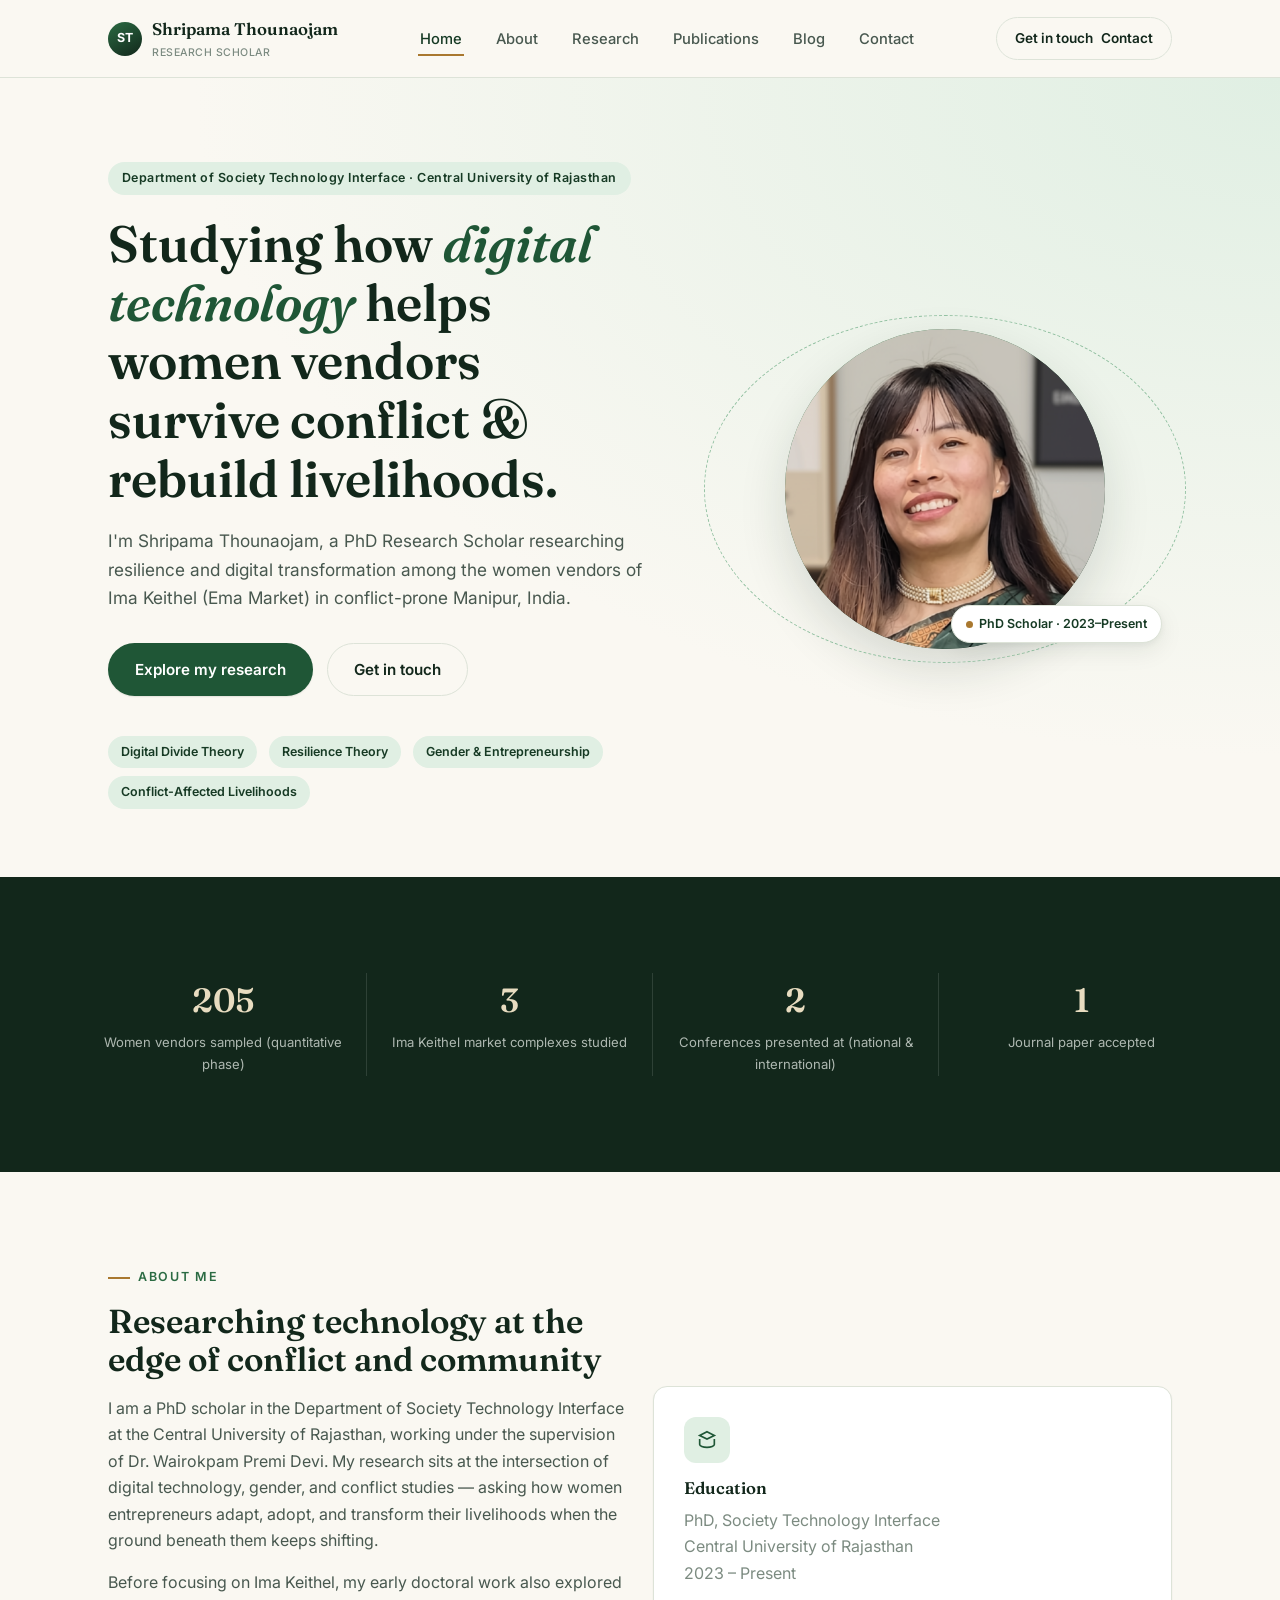
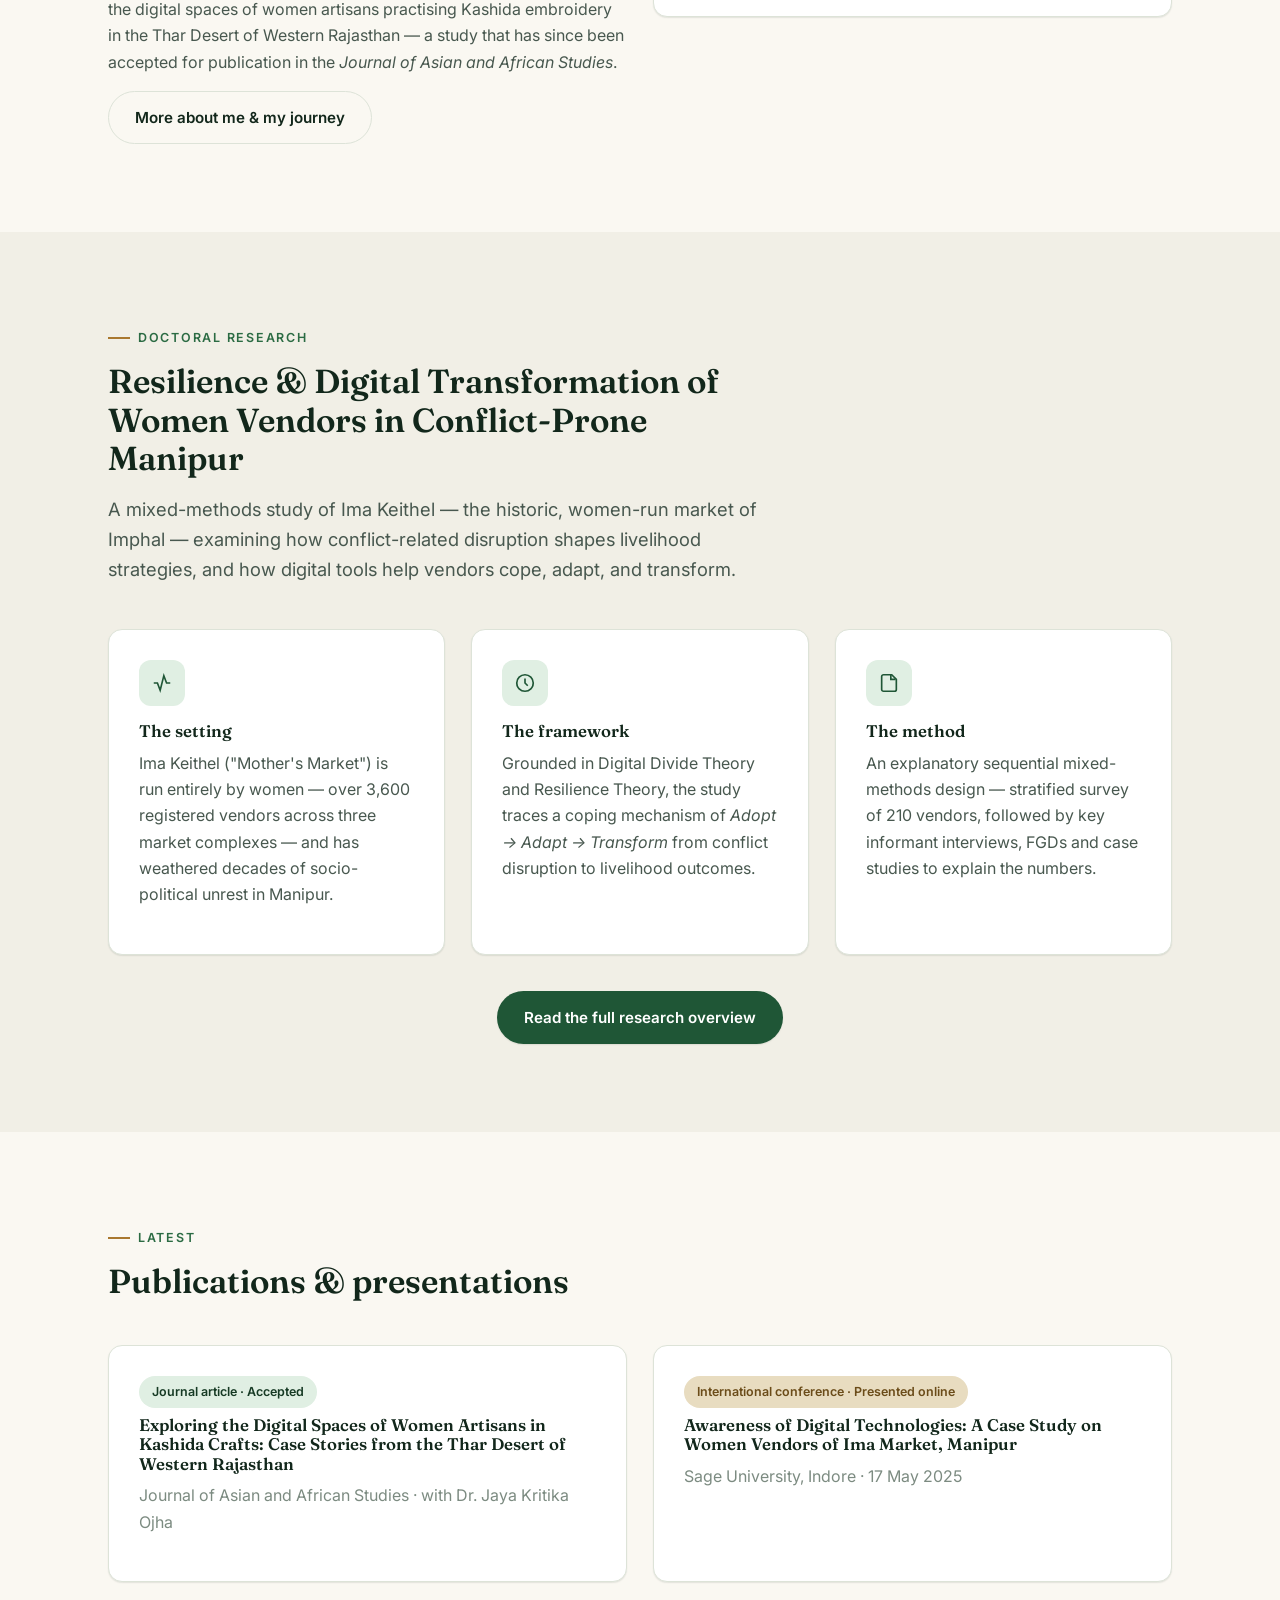
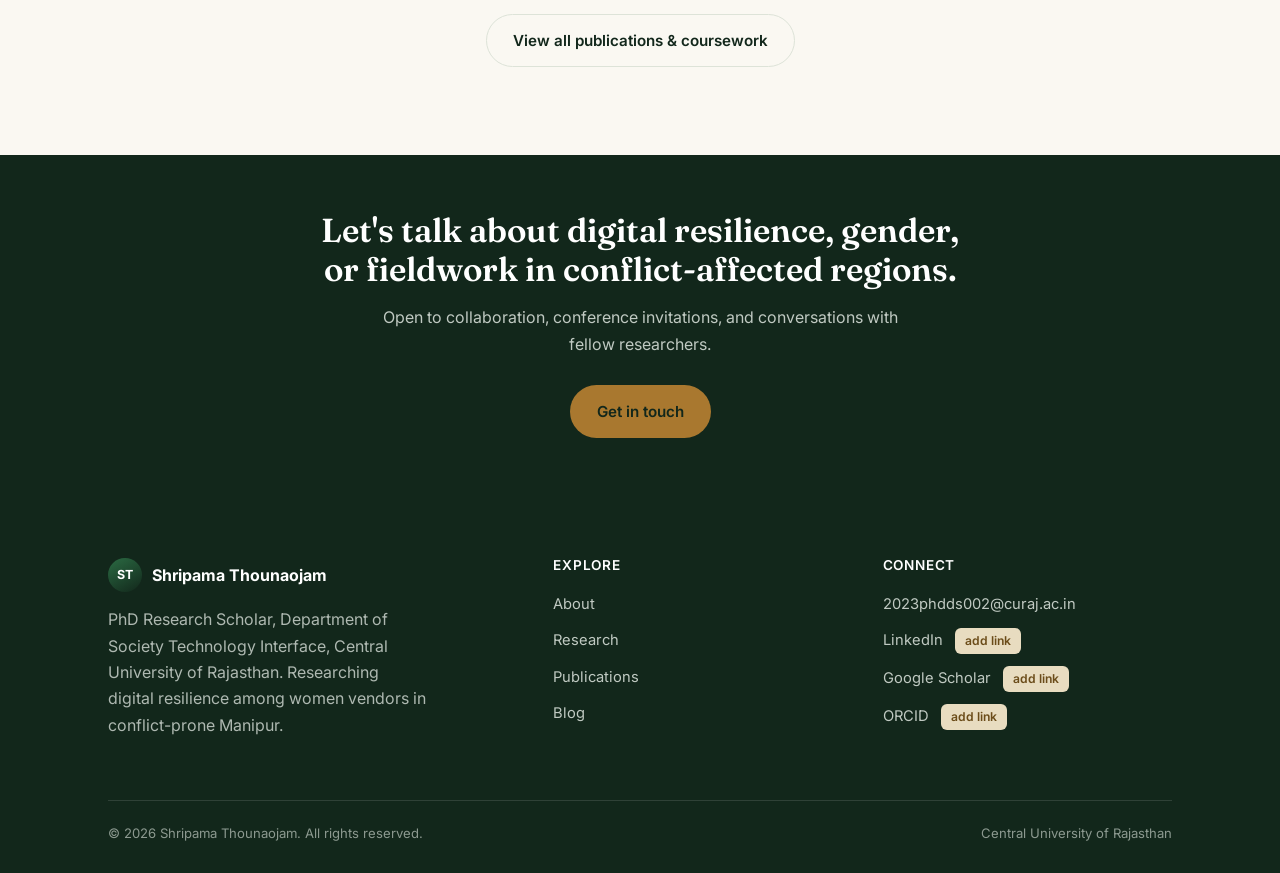
<file: index.html>
<!DOCTYPE html>
<html lang="en">
<head>
<meta charset="UTF-8">
<meta name="viewport" content="width=device-width, initial-scale=1.0">
<title>Shripama Thounaojam — PhD Research Scholar</title>
<meta name="description" content="Shripama Thounaojam is a PhD Research Scholar at the Central University of Rajasthan studying digital technology adoption, resilience, and women's livelihoods in conflict-prone Manipur.">
<link rel="icon" type="image/svg+xml" href="assets/img/favicon.svg">
<link rel="preconnect" href="https://fonts.googleapis.com">
<link rel="preconnect" href="https://fonts.gstatic.com" crossorigin>
<link href="https://fonts.googleapis.com/css2?family=Fraunces:opsz,wght@9..144,500;9..144,600;9..144,700&family=Inter:wght@400;500;600;700&display=swap" rel="stylesheet">
<link rel="stylesheet" href="css/style.css">
</head>
<body data-page="home">

<header class="site-header">
  <nav class="nav">
    <a href="index.html" class="brand">
      <span class="brand-mark">ST</span>
      <span>Shripama Thounaojam<small>Research Scholar</small></span>
    </a>
    <ul class="nav-links">
      <li><a href="index.html" data-nav="home">Home</a></li>
      <li><a href="about.html" data-nav="about">About</a></li>
      <li><a href="research.html" data-nav="research">Research</a></li>
      <li><a href="publications.html" data-nav="publications">Publications</a></li>
      <li><a href="blog.html" data-nav="blog">Blog</a></li>
      <li><a href="contact.html" data-nav="contact">Contact</a></li>
    </ul>
    <div class="nav-cta">
      <a href="contact.html" class="btn btn-ghost btn-sm"><span class="long">Get in touch</span><span>Contact</span></a>
      <button class="nav-toggle" aria-label="Toggle menu" aria-expanded="false"><span></span></button>
    </div>
  </nav>
</header>

<main>

  <!-- HERO -->
  <section class="hero">
    <div class="container hero-grid">
      <div class="reveal is-visible">
        <div class="hero-eyebrow">Department of Society Technology Interface · Central University of Rajasthan</div>
        <h1>Studying how <em>digital technology</em> helps women vendors survive conflict &amp; rebuild livelihoods.</h1>
        <p class="hero-sub">I'm Shripama Thounaojam, a PhD Research Scholar researching resilience and digital transformation among the women vendors of Ima Keithel (Ema Market) in conflict-prone Manipur, India.</p>
        <div class="hero-actions">
          <a href="research.html" class="btn btn-primary">Explore my research</a>
          <a href="contact.html" class="btn btn-ghost">Get in touch</a>
        </div>
        <div>
          <span class="tag">Digital Divide Theory</span>
          <span class="tag">Resilience Theory</span>
          <span class="tag">Gender &amp; Entrepreneurship</span>
          <span class="tag">Conflict-Affected Livelihoods</span>
        </div>
      </div>
      <div class="hero-portrait reveal is-visible">
        <div class="portrait-frame">
          <img src="assets/img/profile.png" alt="Shripama Thounaojam">
        </div>
        <div class="portrait-ring"></div>
        <div class="portrait-badge"><span class="dot"></span> PhD Scholar · 2023–Present</div>
      </div>
    </div>
  </section>

  <!-- STAT STRIP -->
  <section class="stat-strip tight">
    <div class="container stat-grid">
      <div class="stat-item">
        <div class="stat-num"><span data-count-to="210">0</span></div>
        <div class="stat-label">Women vendors sampled (quantitative phase)</div>
      </div>
      <div class="stat-item">
        <div class="stat-num"><span data-count-to="3">0</span></div>
        <div class="stat-label">Ima Keithel market complexes studied</div>
      </div>
      <div class="stat-item">
        <div class="stat-num"><span data-count-to="2">0</span></div>
        <div class="stat-label">Conferences presented at (national &amp; international)</div>
      </div>
      <div class="stat-item">
        <div class="stat-num"><span data-count-to="1">0</span></div>
        <div class="stat-label">Journal paper accepted</div>
      </div>
    </div>
  </section>

  <!-- ABOUT PREVIEW -->
  <section>
    <div class="container grid-2" style="align-items:center;">
      <div class="reveal">
        <div class="kicker">About me</div>
        <h2>Researching technology at the edge of conflict and community</h2>
        <p>I am a PhD scholar in the Department of Society Technology Interface at the Central University of Rajasthan, working under the supervision of Dr. Wairokpam Premi Devi. My research sits at the intersection of digital technology, gender, and conflict studies — asking how women entrepreneurs adapt, adopt, and transform their livelihoods when the ground beneath them keeps shifting.</p>
        <p>Before focusing on Ima Keithel, my early doctoral work also explored the digital spaces of women artisans practising Kashida embroidery in the Thar Desert of Western Rajasthan — a study that has since been accepted for publication in the <em>Journal of Asian and African Studies</em>.</p>
        <a href="about.html" class="btn btn-ghost">More about me &amp; my journey</a>
      </div>
      <div class="reveal">
        <div class="card">
          <div class="icon-chip">
            <svg viewBox="0 0 24 24" fill="none" stroke="currentColor" stroke-width="1.8"><path d="M12 3l8 4-8 4-8-4 8-4z"/><path d="M4 11v6c0 1.5 3.5 3 8 3s8-1.5 8-3v-6"/></svg>
          </div>
          <h4>Education</h4>
          <p class="muted" style="margin-bottom:0;">PhD, Society Technology Interface<br>Central University of Rajasthan<br>2023 – Present</p>
        </div>
      </div>
    </div>
  </section>

  <!-- RESEARCH SPOTLIGHT -->
  <section class="section-alt">
    <div class="container">
      <div class="section-head reveal">
        <div class="kicker">Doctoral research</div>
        <h2>Resilience &amp; Digital Transformation of Women Vendors in Conflict-Prone Manipur</h2>
        <p class="lede">A mixed-methods study of Ima Keithel — the historic, women-run market of Imphal — examining how conflict-related disruption shapes livelihood strategies, and how digital tools help vendors cope, adapt, and transform.</p>
      </div>
      <div class="grid-3">
        <div class="card reveal">
          <div class="icon-chip">
            <svg viewBox="0 0 24 24" fill="none" stroke="currentColor" stroke-width="1.8"><path d="M3 12h4l3 8 4-16 3 8h4"/></svg>
          </div>
          <h4>The setting</h4>
          <p>Ima Keithel ("Mother's Market") is run entirely by women — over 3,600 registered vendors across three market complexes — and has weathered decades of socio-political unrest in Manipur.</p>
        </div>
        <div class="card reveal">
          <div class="icon-chip">
            <svg viewBox="0 0 24 24" fill="none" stroke="currentColor" stroke-width="1.8"><circle cx="12" cy="12" r="9"/><path d="M12 7v5l3 3"/></svg>
          </div>
          <h4>The framework</h4>
          <p>Grounded in Digital Divide Theory and Resilience Theory, the study traces a coping mechanism of <em>Adopt → Adapt → Transform</em> from conflict disruption to livelihood outcomes.</p>
        </div>
        <div class="card reveal">
          <div class="icon-chip">
            <svg viewBox="0 0 24 24" fill="none" stroke="currentColor" stroke-width="1.8"><path d="M4 19V5a2 2 0 012-2h9l5 5v11a2 2 0 01-2 2H6a2 2 0 01-2-2z"/><path d="M14 3v5h5"/></svg>
          </div>
          <h4>The method</h4>
          <p>An explanatory sequential mixed-methods design — stratified survey of 210 vendors, followed by key informant interviews, FGDs and case studies to explain the numbers.</p>
        </div>
      </div>
      <div class="center" style="margin-top:36px;">
        <a href="research.html" class="btn btn-primary">Read the full research overview</a>
      </div>
    </div>
  </section>

  <!-- LATEST / PUBLICATIONS PREVIEW -->
  <section>
    <div class="container">
      <div class="section-head reveal">
        <div class="kicker">Latest</div>
        <h2>Publications &amp; presentations</h2>
      </div>
      <div class="grid-2">
        <div class="card reveal">
          <span class="tag">Journal article · Accepted</span>
          <h4>Exploring the Digital Spaces of Women Artisans in Kashida Crafts: Case Stories from the Thar Desert of Western Rajasthan</h4>
          <p class="muted">Journal of Asian and African Studies · with Dr. Jaya Kritika Ojha</p>
        </div>
        <div class="card reveal">
          <span class="tag gold">International conference · Presented online</span>
          <h4>Awareness of Digital Technologies: A Case Study on Women Vendors of Ima Market, Manipur</h4>
          <p class="muted">Sage University, Indore · 17 May 2025</p>
        </div>
      </div>
      <div class="center" style="margin-top:32px;">
        <a href="publications.html" class="btn btn-ghost">View all publications &amp; coursework</a>
      </div>
    </div>
  </section>

  <!-- CTA BAND -->
  <section class="section-dark tight">
    <div class="container center reveal">
      <h2 style="max-width:640px;margin-left:auto;margin-right:auto;">Let's talk about digital resilience, gender, or fieldwork in conflict-affected regions.</h2>
      <p style="max-width:520px;margin:0 auto 28px;">Open to collaboration, conference invitations, and conversations with fellow researchers.</p>
      <a href="contact.html" class="btn btn-on-dark">Get in touch</a>
    </div>
  </section>

</main>

<footer class="site-footer">
  <div class="container">
    <div class="footer-grid">
      <div>
        <div class="footer-brand">
          <span class="brand-mark">ST</span>
          <strong style="color:#fff;">Shripama Thounaojam</strong>
        </div>
        <p style="color:rgba(241,247,241,0.7);max-width:320px;">PhD Research Scholar, Department of Society Technology Interface, Central University of Rajasthan. Researching digital resilience among women vendors in conflict-prone Manipur.</p>
      </div>
      <div>
        <h4>Explore</h4>
        <ul>
          <li><a href="about.html">About</a></li>
          <li><a href="research.html">Research</a></li>
          <li><a href="publications.html">Publications</a></li>
          <li><a href="blog.html">Blog</a></li>
        </ul>
      </div>
      <div>
        <h4>Connect</h4>
        <ul>
          <li><a href="mailto:your.email@curaj.ac.in" data-cms-field="email">your.email@curaj.ac.in</a> <span class="placeholder-note" data-cms-badge="email">edit me</span></li>
          <li><a href="#" data-cms-field="linkedin">LinkedIn</a> <span class="placeholder-note" data-cms-badge="linkedin">add link</span></li>
          <li><a href="#" data-cms-field="googleScholar">Google Scholar</a> <span class="placeholder-note" data-cms-badge="googleScholar">add link</span></li>
          <li><a href="#" data-cms-field="orcid">ORCID</a> <span class="placeholder-note" data-cms-badge="orcid">add link</span></li>
        </ul>
      </div>
    </div>
    <div class="footer-bottom">
      <span>© <span id="year"></span> Shripama Thounaojam. All rights reserved.</span>
      <span>Central University of Rajasthan</span>
    </div>
  </div>
</footer>

<button class="back-to-top" aria-label="Back to top">↑</button>
<script>document.getElementById("year").textContent = new Date().getFullYear();</script>
<script src="js/main.js"></script>
<script src="js/content.js"></script>

<!-- Lets Netlify Identity invite/confirmation links land you straight in the admin panel -->
<script src="https://identity.netlify.com/v1/netlify-identity-widget.js"></script>
<script>
  if (window.netlifyIdentity) {
    window.netlifyIdentity.on("init", function (user) {
      if (!user) {
        window.netlifyIdentity.on("login", function () {
          document.location.href = "/admin/";
        });
      }
    });
  }
</script>
</body>
</html>
</file>
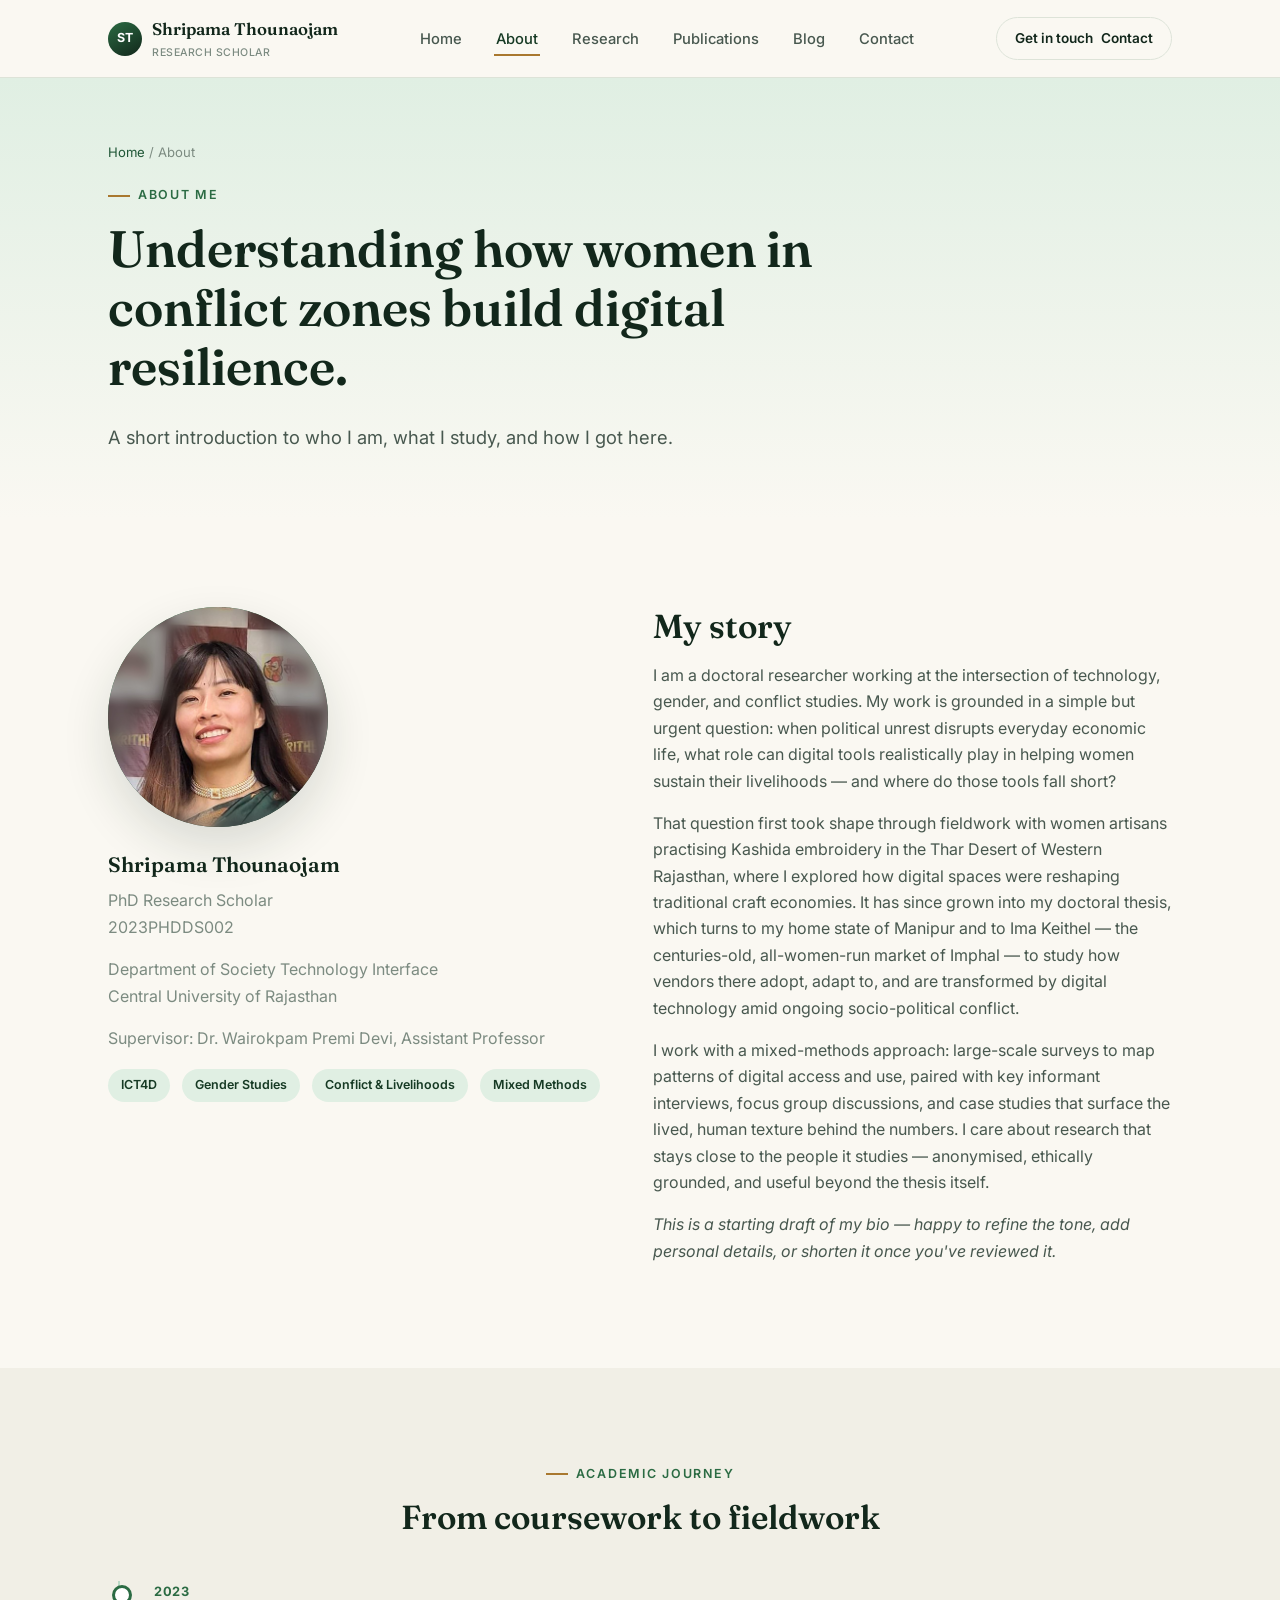
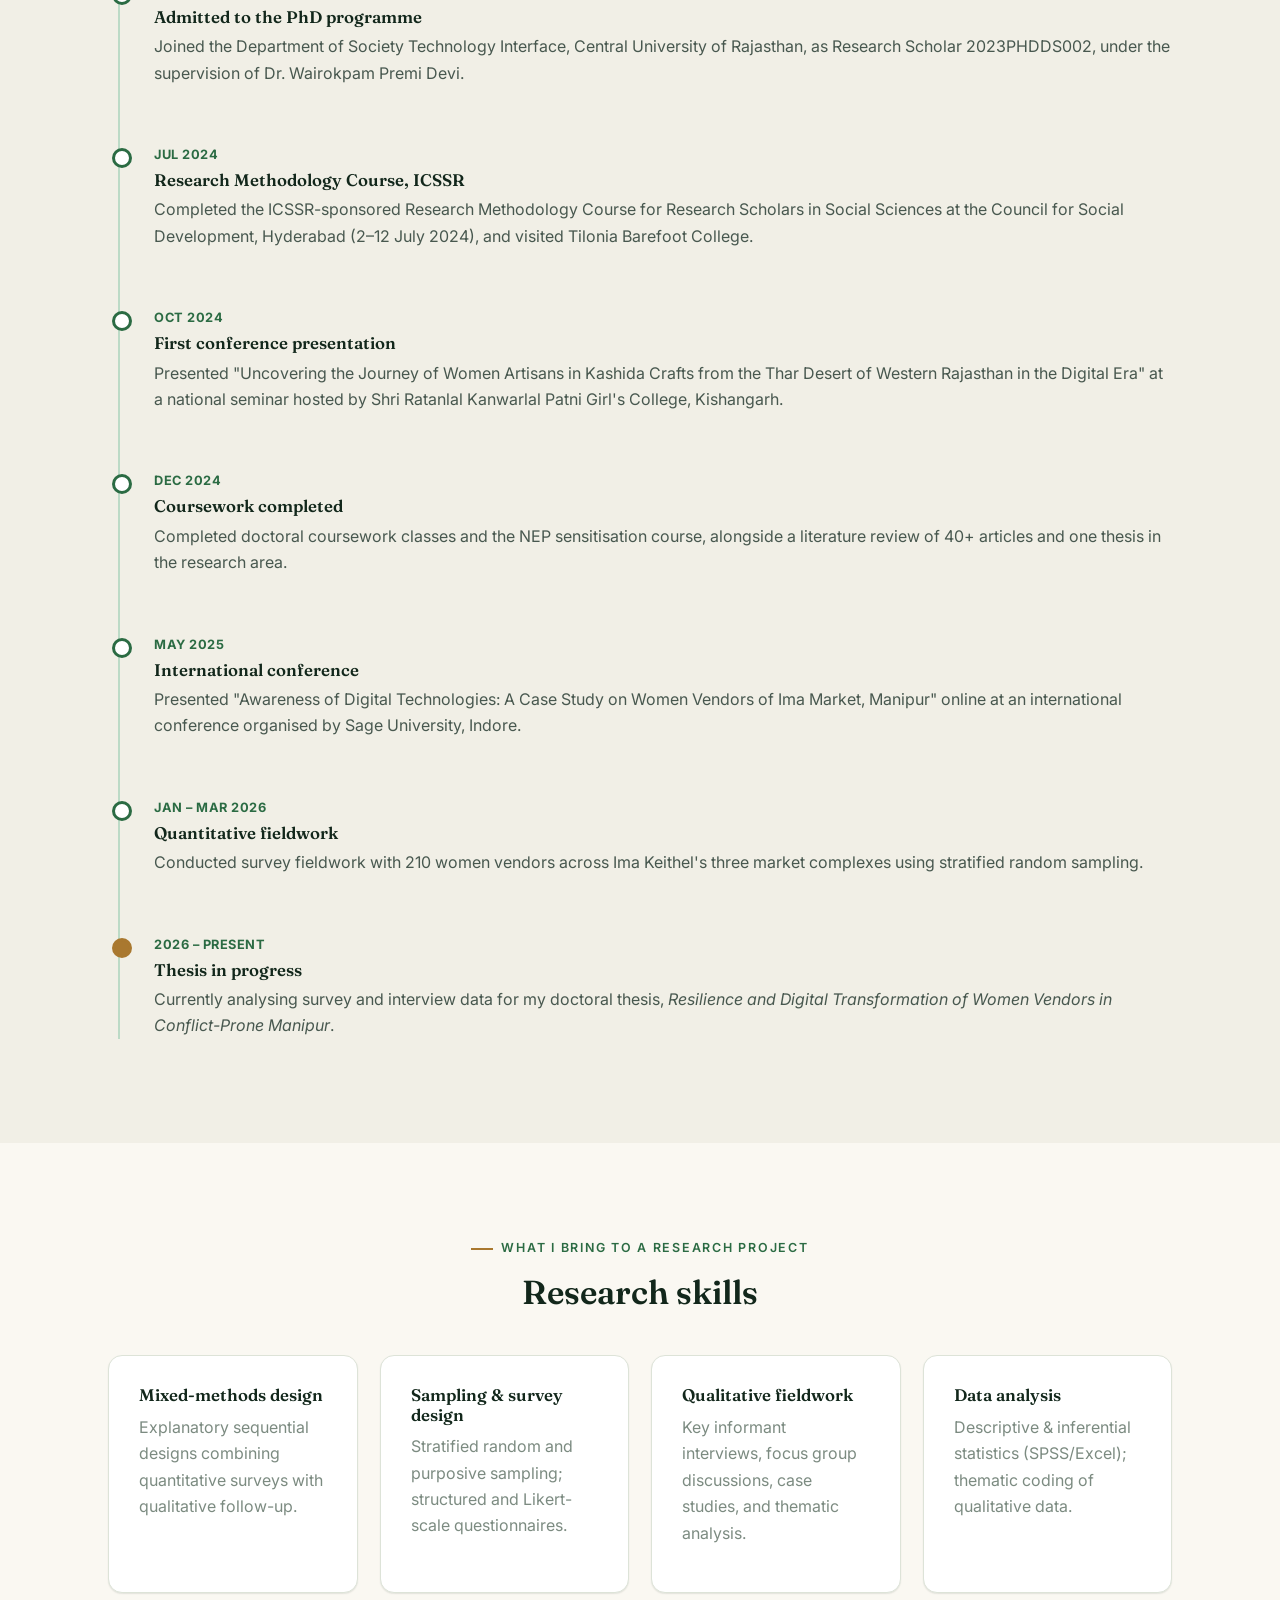
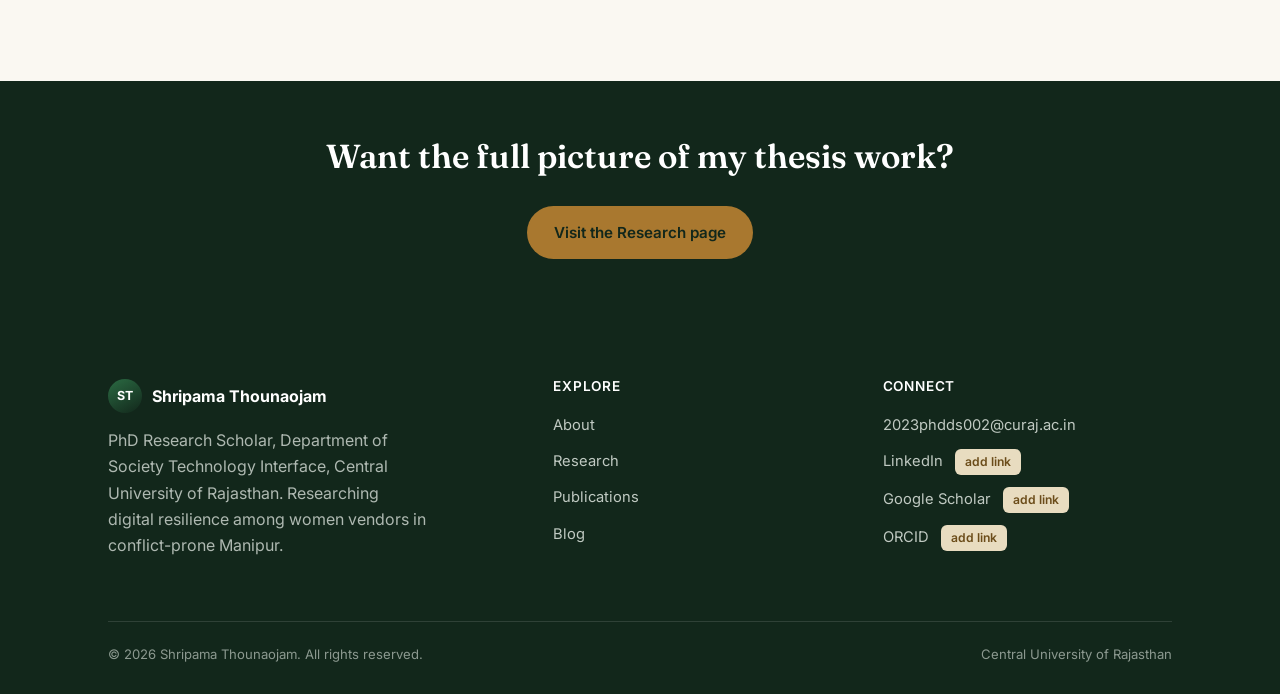
<file: about.html>
<!DOCTYPE html>
<html lang="en">
<head>
<meta charset="UTF-8">
<meta name="viewport" content="width=device-width, initial-scale=1.0">
<title>About — Shripama Thounaojam</title>
<meta name="description" content="About Shripama Thounaojam, PhD Research Scholar at the Central University of Rajasthan — education, research interests, and academic journey.">
<link rel="icon" type="image/svg+xml" href="assets/img/favicon.svg">
<link rel="preconnect" href="https://fonts.googleapis.com">
<link rel="preconnect" href="https://fonts.gstatic.com" crossorigin>
<link href="https://fonts.googleapis.com/css2?family=Fraunces:opsz,wght@9..144,500;9..144,600;9..144,700&family=Inter:wght@400;500;600;700&display=swap" rel="stylesheet">
<link rel="stylesheet" href="css/style.css">
</head>
<body data-page="about">

<header class="site-header">
  <nav class="nav">
    <a href="index.html" class="brand">
      <span class="brand-mark">ST</span>
      <span>Shripama Thounaojam<small>Research Scholar</small></span>
    </a>
    <ul class="nav-links">
      <li><a href="index.html" data-nav="home">Home</a></li>
      <li><a href="about.html" data-nav="about">About</a></li>
      <li><a href="research.html" data-nav="research">Research</a></li>
      <li><a href="publications.html" data-nav="publications">Publications</a></li>
      <li><a href="blog.html" data-nav="blog">Blog</a></li>
      <li><a href="contact.html" data-nav="contact">Contact</a></li>
    </ul>
    <div class="nav-cta">
      <a href="contact.html" class="btn btn-ghost btn-sm"><span class="long">Get in touch</span><span>Contact</span></a>
      <button class="nav-toggle" aria-label="Toggle menu" aria-expanded="false"><span></span></button>
    </div>
  </nav>
</header>

<main>

  <section class="page-hero">
    <div class="container">
      <div class="breadcrumb"><a href="index.html">Home</a> / About</div>
      <div class="kicker">About me</div>
      <h1 style="max-width:760px;">Understanding how women in conflict zones build digital resilience.</h1>
      <p class="lede" style="max-width:640px;">A short introduction to who I am, what I study, and how I got here.</p>
    </div>
  </section>

  <section>
    <div class="container grid-2" style="align-items:flex-start;">
      <div class="reveal">
        <div class="portrait-frame" style="width:220px;height:220px;margin-bottom:26px;">
          <img src="assets/img/profile.jpg" alt="Shripama Thounaojam">
        </div>
        <h3>Shripama Thounaojam</h3>
        <p class="muted">PhD Research Scholar<br>2023PHDDS002</p>
        <p class="muted">Department of Society Technology Interface<br>Central University of Rajasthan</p>
        <p class="muted">Supervisor: Dr. Wairokpam Premi Devi, Assistant Professor</p>
        <div style="margin-top:18px;">
          <span class="tag">ICT4D</span>
          <span class="tag">Gender Studies</span>
          <span class="tag">Conflict &amp; Livelihoods</span>
          <span class="tag">Mixed Methods</span>
        </div>
      </div>

      <div class="reveal">
        <h2>My story</h2>
        <p>I am a doctoral researcher working at the intersection of technology, gender, and conflict studies. My work is grounded in a simple but urgent question: when political unrest disrupts everyday economic life, what role can digital tools realistically play in helping women sustain their livelihoods — and where do those tools fall short?</p>
        <p>That question first took shape through fieldwork with women artisans practising Kashida embroidery in the Thar Desert of Western Rajasthan, where I explored how digital spaces were reshaping traditional craft economies. It has since grown into my doctoral thesis, which turns to my home state of Manipur and to Ima Keithel — the centuries-old, all-women-run market of Imphal — to study how vendors there adopt, adapt to, and are transformed by digital technology amid ongoing socio-political conflict.</p>
        <p>I work with a mixed-methods approach: large-scale surveys to map patterns of digital access and use, paired with key informant interviews, focus group discussions, and case studies that surface the lived, human texture behind the numbers. I care about research that stays close to the people it studies — anonymised, ethically grounded, and useful beyond the thesis itself.</p>
        <p><em>This is a starting draft of my bio — happy to refine the tone, add personal details, or shorten it once you've reviewed it.</em></p>
      </div>
    </div>
  </section>

  <section class="section-alt">
    <div class="container">
      <div class="section-head center reveal">
        <div class="kicker">Academic journey</div>
        <h2>From coursework to fieldwork</h2>
      </div>
      <div class="timeline reveal">
        <div class="timeline-item">
          <div class="timeline-date">2023</div>
          <h4>Admitted to the PhD programme</h4>
          <p>Joined the Department of Society Technology Interface, Central University of Rajasthan, as Research Scholar 2023PHDDS002, under the supervision of Dr. Wairokpam Premi Devi.</p>
        </div>
        <div class="timeline-item">
          <div class="timeline-date">Jul 2024</div>
          <h4>Research Methodology Course, ICSSR</h4>
          <p>Completed the ICSSR-sponsored Research Methodology Course for Research Scholars in Social Sciences at the Council for Social Development, Hyderabad (2–12 July 2024), and visited Tilonia Barefoot College.</p>
        </div>
        <div class="timeline-item">
          <div class="timeline-date">Oct 2024</div>
          <h4>First conference presentation</h4>
          <p>Presented "Uncovering the Journey of Women Artisans in Kashida Crafts from the Thar Desert of Western Rajasthan in the Digital Era" at a national seminar hosted by Shri Ratanlal Kanwarlal Patni Girl's College, Kishangarh.</p>
        </div>
        <div class="timeline-item">
          <div class="timeline-date">Dec 2024</div>
          <h4>Coursework completed</h4>
          <p>Completed doctoral coursework classes and the NEP sensitisation course, alongside a literature review of 40+ articles and one thesis in the research area.</p>
        </div>
        <div class="timeline-item">
          <div class="timeline-date">May 2025</div>
          <h4>International conference</h4>
          <p>Presented "Awareness of Digital Technologies: A Case Study on Women Vendors of Ima Market, Manipur" online at an international conference organised by Sage University, Indore.</p>
        </div>
        <div class="timeline-item">
          <div class="timeline-date">Jan – Mar 2026</div>
          <h4>Quantitative fieldwork</h4>
          <p>Conducted survey fieldwork with 210 women vendors across Ima Keithel's three market complexes using stratified random sampling.</p>
        </div>
        <div class="timeline-item is-current">
          <div class="timeline-date">2026 – Present</div>
          <h4>Thesis in progress</h4>
          <p>Currently analysing survey and interview data for my doctoral thesis, <em>Resilience and Digital Transformation of Women Vendors in Conflict-Prone Manipur</em>.</p>
        </div>
      </div>
    </div>
  </section>

  <section>
    <div class="container">
      <div class="section-head center reveal">
        <div class="kicker">What I bring to a research project</div>
        <h2>Research skills</h2>
      </div>
      <div class="grid-4">
        <div class="card reveal">
          <h4>Mixed-methods design</h4>
          <p class="muted">Explanatory sequential designs combining quantitative surveys with qualitative follow-up.</p>
        </div>
        <div class="card reveal">
          <h4>Sampling &amp; survey design</h4>
          <p class="muted">Stratified random and purposive sampling; structured and Likert-scale questionnaires.</p>
        </div>
        <div class="card reveal">
          <h4>Qualitative fieldwork</h4>
          <p class="muted">Key informant interviews, focus group discussions, case studies, and thematic analysis.</p>
        </div>
        <div class="card reveal">
          <h4>Data analysis</h4>
          <p class="muted">Descriptive &amp; inferential statistics (SPSS/Excel); thematic coding of qualitative data.</p>
        </div>
      </div>
    </div>
  </section>

  <section class="section-dark tight">
    <div class="container center reveal">
      <h2>Want the full picture of my thesis work?</h2>
      <a href="research.html" class="btn btn-on-dark" style="margin-top:14px;">Visit the Research page</a>
    </div>
  </section>

</main>

<footer class="site-footer">
  <div class="container">
    <div class="footer-grid">
      <div>
        <div class="footer-brand">
          <span class="brand-mark">ST</span>
          <strong style="color:#fff;">Shripama Thounaojam</strong>
        </div>
        <p style="color:rgba(241,247,241,0.7);max-width:320px;">PhD Research Scholar, Department of Society Technology Interface, Central University of Rajasthan. Researching digital resilience among women vendors in conflict-prone Manipur.</p>
      </div>
      <div>
        <h4>Explore</h4>
        <ul>
          <li><a href="about.html">About</a></li>
          <li><a href="research.html">Research</a></li>
          <li><a href="publications.html">Publications</a></li>
          <li><a href="blog.html">Blog</a></li>
        </ul>
      </div>
      <div>
        <h4>Connect</h4>
        <ul>
          <li><a href="mailto:your.email@curaj.ac.in" data-cms-field="email">your.email@curaj.ac.in</a> <span class="placeholder-note" data-cms-badge="email">edit me</span></li>
          <li><a href="#" data-cms-field="linkedin">LinkedIn</a> <span class="placeholder-note" data-cms-badge="linkedin">add link</span></li>
          <li><a href="#" data-cms-field="googleScholar">Google Scholar</a> <span class="placeholder-note" data-cms-badge="googleScholar">add link</span></li>
          <li><a href="#" data-cms-field="orcid">ORCID</a> <span class="placeholder-note" data-cms-badge="orcid">add link</span></li>
        </ul>
      </div>
    </div>
    <div class="footer-bottom">
      <span>© <span id="year"></span> Shripama Thounaojam. All rights reserved.</span>
      <span>Central University of Rajasthan</span>
    </div>
  </div>
</footer>

<button class="back-to-top" aria-label="Back to top">↑</button>
<script>document.getElementById("year").textContent = new Date().getFullYear();</script>
<script src="js/main.js"></script>
<script src="js/content.js"></script>
</body>
</html>
</file>
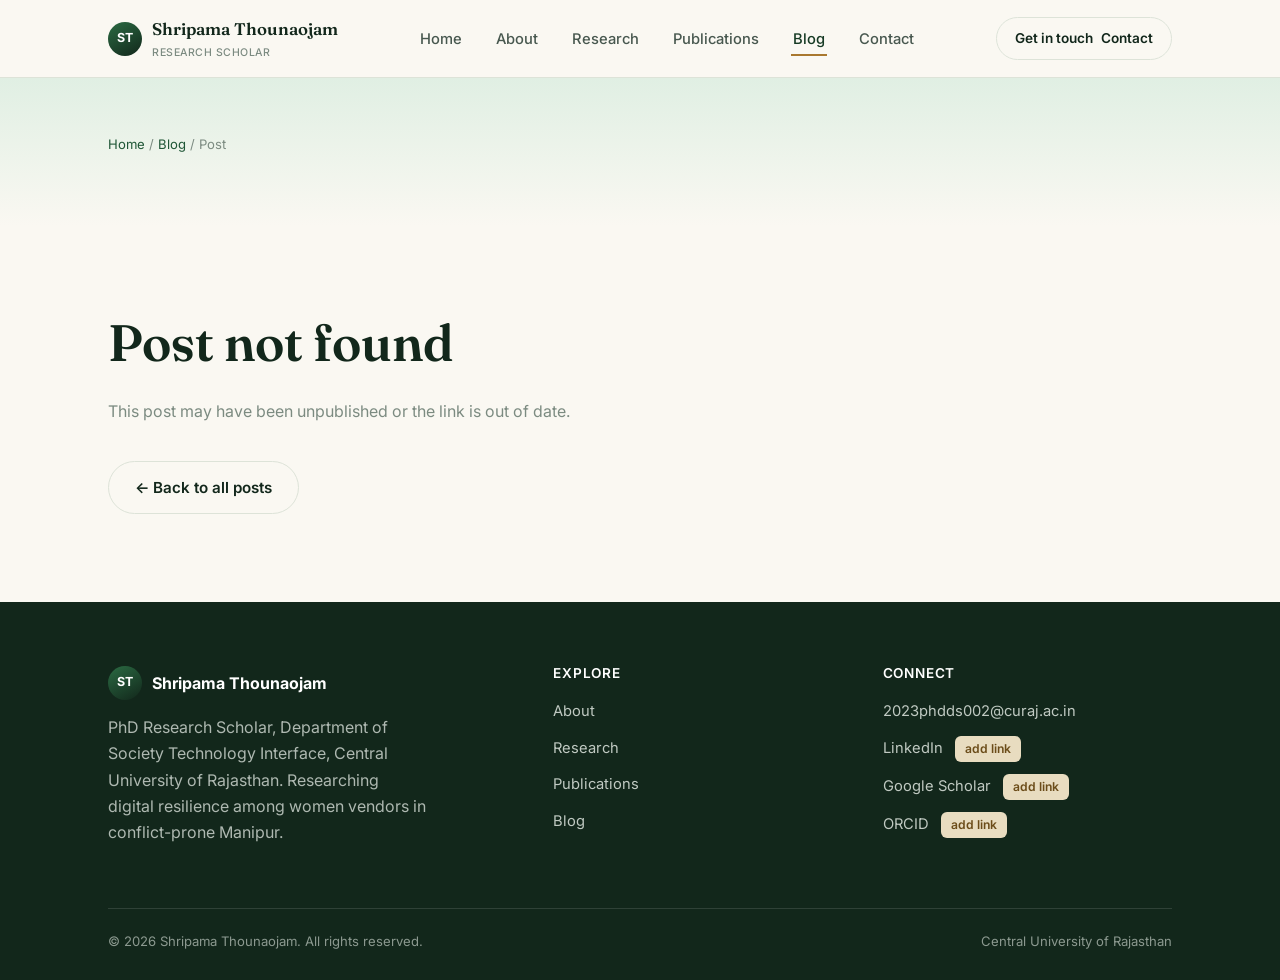
<file: blog-post.html>
<!DOCTYPE html>
<html lang="en">
<head>
<meta charset="UTF-8">
<meta name="viewport" content="width=device-width, initial-scale=1.0">
<title>Blog post — Shripama Thounaojam</title>
<meta name="description" content="Research notes and reflections from Shripama Thounaojam's doctoral fieldwork.">
<link rel="icon" type="image/svg+xml" href="assets/img/favicon.svg">
<link rel="preconnect" href="https://fonts.googleapis.com">
<link rel="preconnect" href="https://fonts.gstatic.com" crossorigin>
<link href="https://fonts.googleapis.com/css2?family=Fraunces:opsz,wght@9..144,500;9..144,600;9..144,700&family=Inter:wght@400;500;600;700&display=swap" rel="stylesheet">
<link rel="stylesheet" href="css/style.css">
</head>
<body data-page="blog">

<header class="site-header">
  <nav class="nav">
    <a href="index.html" class="brand">
      <span class="brand-mark">ST</span>
      <span>Shripama Thounaojam<small>Research Scholar</small></span>
    </a>
    <ul class="nav-links">
      <li><a href="index.html" data-nav="home">Home</a></li>
      <li><a href="about.html" data-nav="about">About</a></li>
      <li><a href="research.html" data-nav="research">Research</a></li>
      <li><a href="publications.html" data-nav="publications">Publications</a></li>
      <li><a href="blog.html" data-nav="blog">Blog</a></li>
      <li><a href="contact.html" data-nav="contact">Contact</a></li>
    </ul>
    <div class="nav-cta">
      <a href="contact.html" class="btn btn-ghost btn-sm"><span class="long">Get in touch</span><span>Contact</span></a>
      <button class="nav-toggle" aria-label="Toggle menu" aria-expanded="false"><span></span></button>
    </div>
  </nav>
</header>

<main>
  <section class="page-hero tight">
    <div class="container">
      <div class="breadcrumb"><a href="index.html">Home</a> / <a href="blog.html">Blog</a> / Post</div>
    </div>
  </section>

  <section>
    <div class="container">
      <div id="post-content" class="reveal is-visible" style="max-width:720px;">
        <p class="muted">Loading…</p>
      </div>
      <div class="reveal is-visible" style="max-width:720px;margin-top:36px;">
        <a href="blog.html" class="btn btn-ghost">← Back to all posts</a>
      </div>
    </div>
  </section>
</main>

<footer class="site-footer">
  <div class="container">
    <div class="footer-grid">
      <div>
        <div class="footer-brand">
          <span class="brand-mark">ST</span>
          <strong style="color:#fff;">Shripama Thounaojam</strong>
        </div>
        <p style="color:rgba(241,247,241,0.7);max-width:320px;">PhD Research Scholar, Department of Society Technology Interface, Central University of Rajasthan. Researching digital resilience among women vendors in conflict-prone Manipur.</p>
      </div>
      <div>
        <h4>Explore</h4>
        <ul>
          <li><a href="about.html">About</a></li>
          <li><a href="research.html">Research</a></li>
          <li><a href="publications.html">Publications</a></li>
          <li><a href="blog.html">Blog</a></li>
        </ul>
      </div>
      <div>
        <h4>Connect</h4>
        <ul>
          <li><a href="mailto:your.email@curaj.ac.in" data-cms-field="email">your.email@curaj.ac.in</a> <span class="placeholder-note" data-cms-badge="email">edit me</span></li>
          <li><a href="#" data-cms-field="linkedin">LinkedIn</a> <span class="placeholder-note" data-cms-badge="linkedin">add link</span></li>
          <li><a href="#" data-cms-field="googleScholar">Google Scholar</a> <span class="placeholder-note" data-cms-badge="googleScholar">add link</span></li>
          <li><a href="#" data-cms-field="orcid">ORCID</a> <span class="placeholder-note" data-cms-badge="orcid">add link</span></li>
        </ul>
      </div>
    </div>
    <div class="footer-bottom">
      <span>© <span id="year"></span> Shripama Thounaojam. All rights reserved.</span>
      <span>Central University of Rajasthan</span>
    </div>
  </div>
</footer>

<button class="back-to-top" aria-label="Back to top">↑</button>
<script>document.getElementById("year").textContent = new Date().getFullYear();</script>
<script src="js/main.js"></script>
<script src="js/content.js"></script>
</body>
</html>
</file>
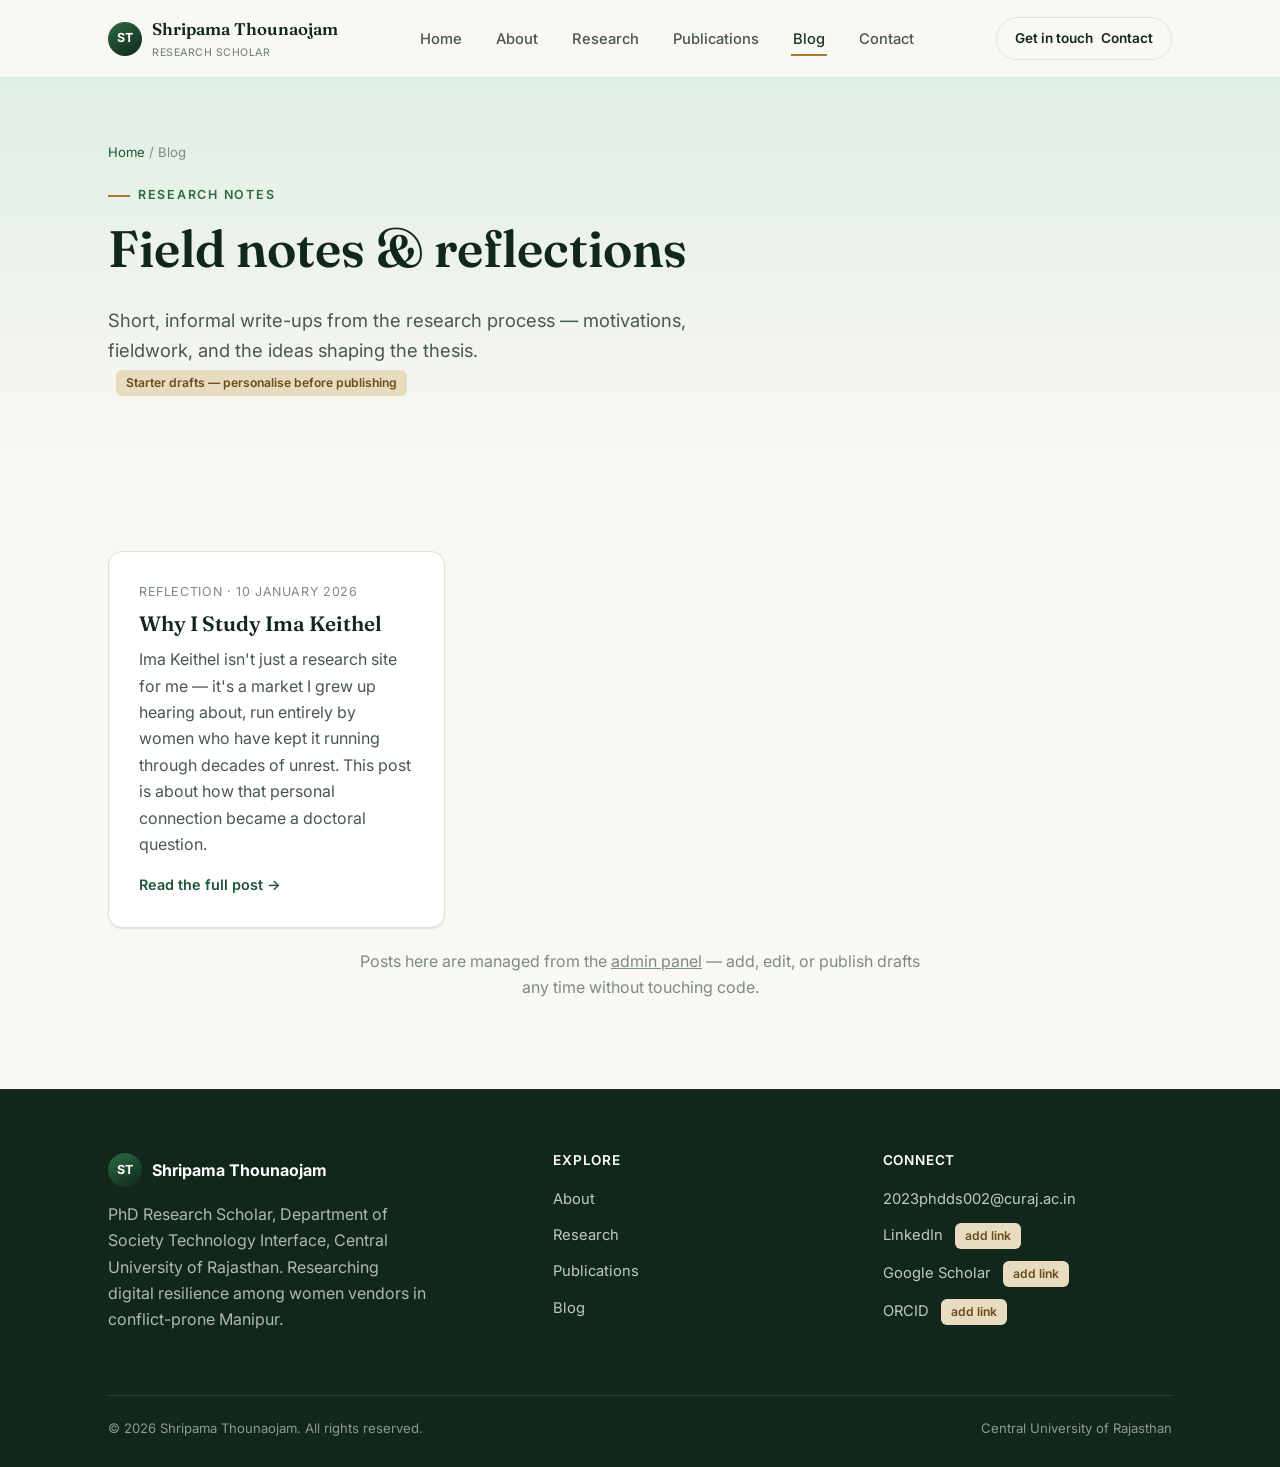
<file: blog.html>
<!DOCTYPE html>
<html lang="en">
<head>
<meta charset="UTF-8">
<meta name="viewport" content="width=device-width, initial-scale=1.0">
<title>Blog — Shripama Thounaojam</title>
<meta name="description" content="Research notes and reflections from Shripama Thounaojam's doctoral fieldwork on digital resilience among women vendors in Manipur.">
<link rel="icon" type="image/svg+xml" href="assets/img/favicon.svg">
<link rel="preconnect" href="https://fonts.googleapis.com">
<link rel="preconnect" href="https://fonts.gstatic.com" crossorigin>
<link href="https://fonts.googleapis.com/css2?family=Fraunces:opsz,wght@9..144,500;9..144,600;9..144,700&family=Inter:wght@400;500;600;700&display=swap" rel="stylesheet">
<link rel="stylesheet" href="css/style.css">
</head>
<body data-page="blog">

<header class="site-header">
  <nav class="nav">
    <a href="index.html" class="brand">
      <span class="brand-mark">ST</span>
      <span>Shripama Thounaojam<small>Research Scholar</small></span>
    </a>
    <ul class="nav-links">
      <li><a href="index.html" data-nav="home">Home</a></li>
      <li><a href="about.html" data-nav="about">About</a></li>
      <li><a href="research.html" data-nav="research">Research</a></li>
      <li><a href="publications.html" data-nav="publications">Publications</a></li>
      <li><a href="blog.html" data-nav="blog">Blog</a></li>
      <li><a href="contact.html" data-nav="contact">Contact</a></li>
    </ul>
    <div class="nav-cta">
      <a href="contact.html" class="btn btn-ghost btn-sm"><span class="long">Get in touch</span><span>Contact</span></a>
      <button class="nav-toggle" aria-label="Toggle menu" aria-expanded="false"><span></span></button>
    </div>
  </nav>
</header>

<main>

  <section class="page-hero">
    <div class="container">
      <div class="breadcrumb"><a href="index.html">Home</a> / Blog</div>
      <div class="kicker">Research notes</div>
      <h1>Field notes &amp; reflections</h1>
      <p class="lede" style="max-width:600px;">Short, informal write-ups from the research process — motivations, fieldwork, and the ideas shaping the thesis. <span class="placeholder-note">Starter drafts — personalise before publishing</span></p>
    </div>
  </section>

  <section>
    <div class="container grid-3" id="blog-list">
      <p class="muted">Loading posts…</p>
    </div>

    <div class="center reveal" style="margin-top:20px;">
      <p class="muted" style="max-width:560px;margin:0 auto;">Posts here are managed from the <a href="admin/">admin panel</a> — add, edit, or publish drafts any time without touching code.</p>
    </div>
  </section>

</main>

<footer class="site-footer">
  <div class="container">
    <div class="footer-grid">
      <div>
        <div class="footer-brand">
          <span class="brand-mark">ST</span>
          <strong style="color:#fff;">Shripama Thounaojam</strong>
        </div>
        <p style="color:rgba(241,247,241,0.7);max-width:320px;">PhD Research Scholar, Department of Society Technology Interface, Central University of Rajasthan. Researching digital resilience among women vendors in conflict-prone Manipur.</p>
      </div>
      <div>
        <h4>Explore</h4>
        <ul>
          <li><a href="about.html">About</a></li>
          <li><a href="research.html">Research</a></li>
          <li><a href="publications.html">Publications</a></li>
          <li><a href="blog.html">Blog</a></li>
        </ul>
      </div>
      <div>
        <h4>Connect</h4>
        <ul>
          <li><a href="mailto:your.email@curaj.ac.in" data-cms-field="email">your.email@curaj.ac.in</a> <span class="placeholder-note" data-cms-badge="email">edit me</span></li>
          <li><a href="#" data-cms-field="linkedin">LinkedIn</a> <span class="placeholder-note" data-cms-badge="linkedin">add link</span></li>
          <li><a href="#" data-cms-field="googleScholar">Google Scholar</a> <span class="placeholder-note" data-cms-badge="googleScholar">add link</span></li>
          <li><a href="#" data-cms-field="orcid">ORCID</a> <span class="placeholder-note" data-cms-badge="orcid">add link</span></li>
        </ul>
      </div>
    </div>
    <div class="footer-bottom">
      <span>© <span id="year"></span> Shripama Thounaojam. All rights reserved.</span>
      <span>Central University of Rajasthan</span>
    </div>
  </div>
</footer>

<button class="back-to-top" aria-label="Back to top">↑</button>
<script>document.getElementById("year").textContent = new Date().getFullYear();</script>
<script src="js/main.js"></script>
<script src="js/content.js"></script>
</body>
</html>
</file>
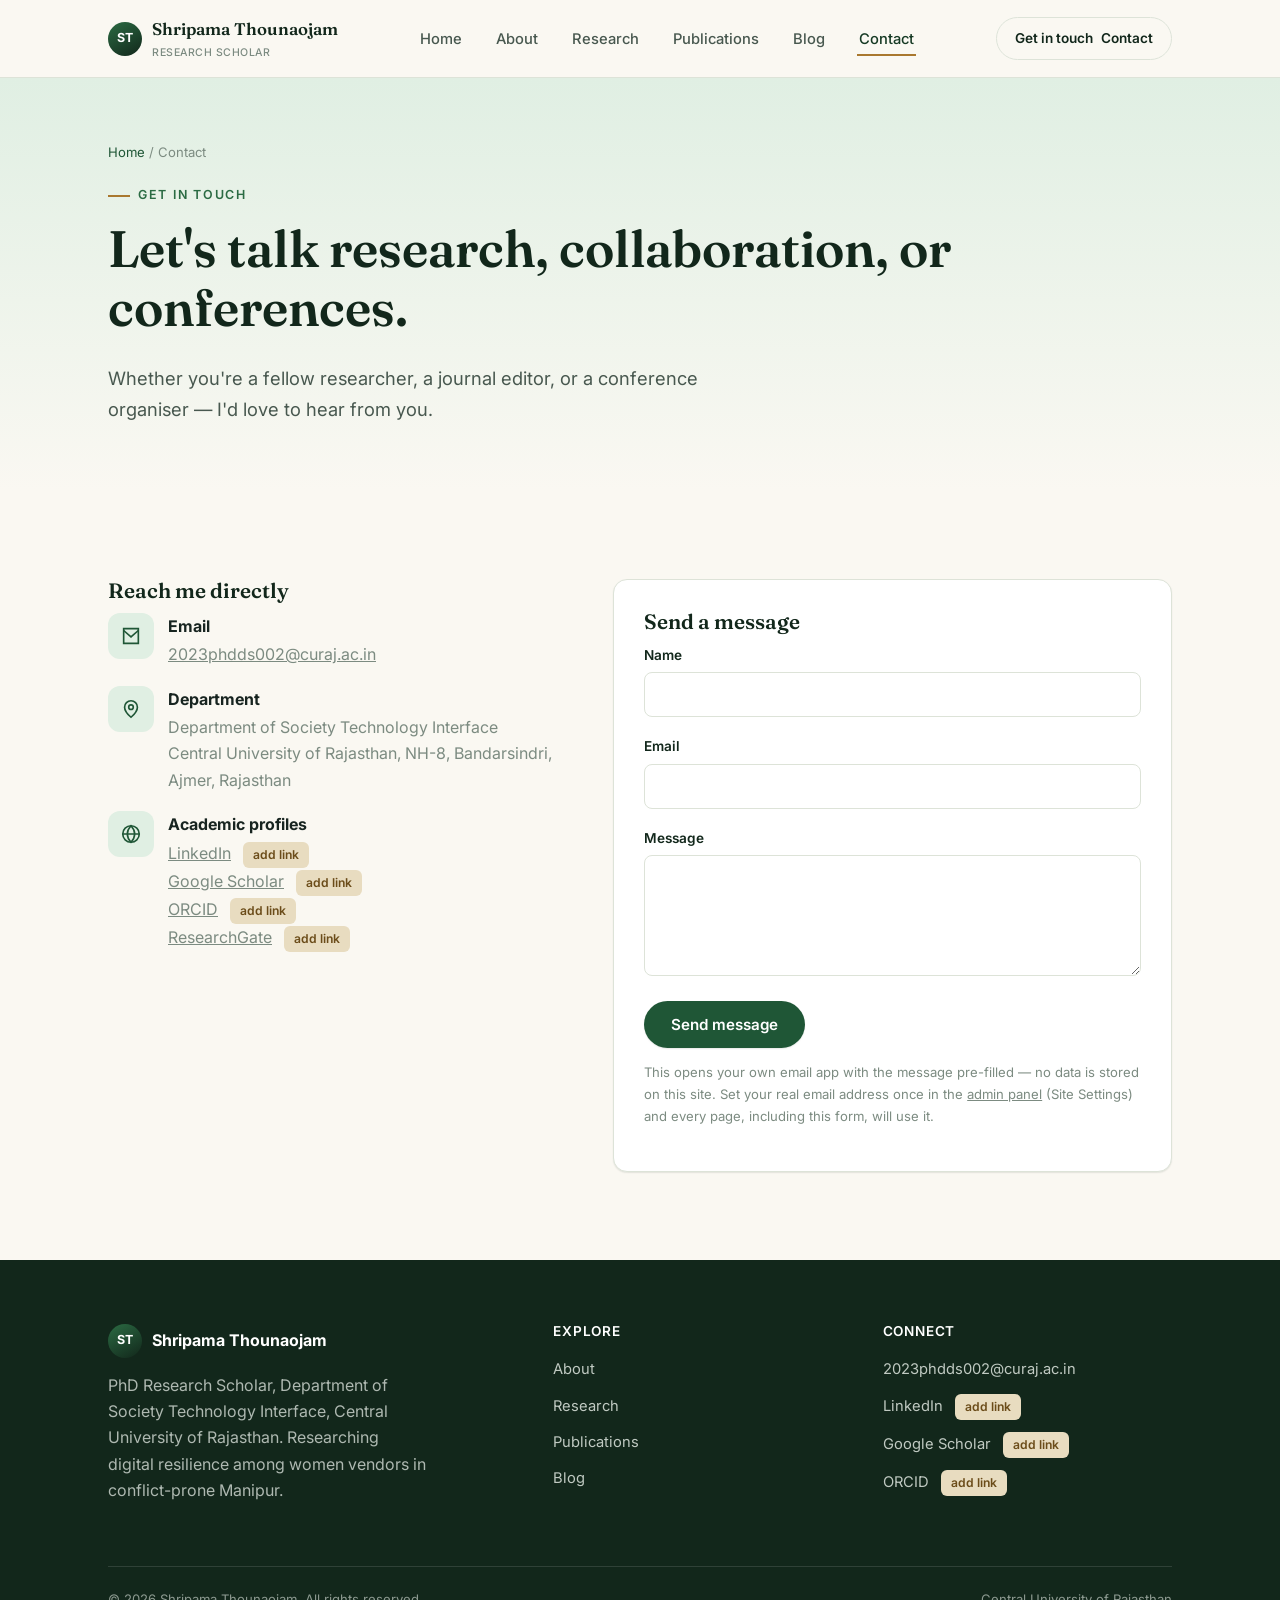
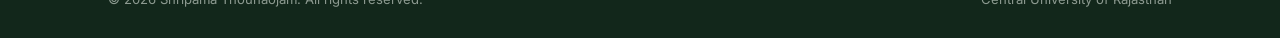
<file: contact.html>
<!DOCTYPE html>
<html lang="en">
<head>
<meta charset="UTF-8">
<meta name="viewport" content="width=device-width, initial-scale=1.0">
<title>Contact — Shripama Thounaojam</title>
<meta name="description" content="Get in touch with Shripama Thounaojam, PhD Research Scholar at the Central University of Rajasthan.">
<link rel="icon" type="image/svg+xml" href="assets/img/favicon.svg">
<link rel="preconnect" href="https://fonts.googleapis.com">
<link rel="preconnect" href="https://fonts.gstatic.com" crossorigin>
<link href="https://fonts.googleapis.com/css2?family=Fraunces:opsz,wght@9..144,500;9..144,600;9..144,700&family=Inter:wght@400;500;600;700&display=swap" rel="stylesheet">
<link rel="stylesheet" href="css/style.css">
</head>
<body data-page="contact">

<header class="site-header">
  <nav class="nav">
    <a href="index.html" class="brand">
      <span class="brand-mark">ST</span>
      <span>Shripama Thounaojam<small>Research Scholar</small></span>
    </a>
    <ul class="nav-links">
      <li><a href="index.html" data-nav="home">Home</a></li>
      <li><a href="about.html" data-nav="about">About</a></li>
      <li><a href="research.html" data-nav="research">Research</a></li>
      <li><a href="publications.html" data-nav="publications">Publications</a></li>
      <li><a href="blog.html" data-nav="blog">Blog</a></li>
      <li><a href="contact.html" data-nav="contact">Contact</a></li>
    </ul>
    <div class="nav-cta">
      <a href="contact.html" class="btn btn-ghost btn-sm"><span class="long">Get in touch</span><span>Contact</span></a>
      <button class="nav-toggle" aria-label="Toggle menu" aria-expanded="false"><span></span></button>
    </div>
  </nav>
</header>

<main>

  <section class="page-hero">
    <div class="container">
      <div class="breadcrumb"><a href="index.html">Home</a> / Contact</div>
      <div class="kicker">Get in touch</div>
      <h1>Let's talk research, collaboration, or conferences.</h1>
      <p class="lede" style="max-width:600px;">Whether you're a fellow researcher, a journal editor, or a conference organiser — I'd love to hear from you.</p>
    </div>
  </section>

  <section>
    <div class="container contact-grid">

      <div class="reveal">
        <h3>Reach me directly</h3>
        <ul class="contact-list">
          <li>
            <span class="icon-chip"><svg viewBox="0 0 24 24" fill="none" stroke="currentColor" stroke-width="1.8"><path d="M4 4h16v16H4z"/><path d="M4 6l8 7 8-7"/></svg></span>
            <div>
              <strong>Email</strong>
              <p class="muted" style="margin:2px 0 0;"><a href="mailto:your.email@curaj.ac.in" data-cms-field="email">your.email@curaj.ac.in</a> <span class="placeholder-note" data-cms-badge="email">edit me</span></p>
            </div>
          </li>
          <li>
            <span class="icon-chip"><svg viewBox="0 0 24 24" fill="none" stroke="currentColor" stroke-width="1.8"><path d="M12 21s-7-6.1-7-11a7 7 0 0114 0c0 4.9-7 11-7 11z"/><circle cx="12" cy="10" r="2.5"/></svg></span>
            <div>
              <strong>Department</strong>
              <p class="muted" style="margin:2px 0 0;" data-cms-field="address">Department of Society Technology Interface<br>Central University of Rajasthan, NH-8, Bandarsindri, Ajmer, Rajasthan <span class="placeholder-note" data-cms-badge="address">verify address</span></p>
            </div>
          </li>
          <li>
            <span class="icon-chip"><svg viewBox="0 0 24 24" fill="none" stroke="currentColor" stroke-width="1.8"><circle cx="12" cy="12" r="9"/><path d="M3 12h18M12 3c2.5 2.7 4 6 4 9s-1.5 6.3-4 9c-2.5-2.7-4-6-4-9s1.5-6.3 4-9z"/></svg></span>
            <div>
              <strong>Academic profiles</strong>
              <p class="muted" style="margin:2px 0 0;">
                <a href="#" data-cms-field="linkedin">LinkedIn</a> <span class="placeholder-note" data-cms-badge="linkedin">add link</span><br>
                <a href="#" data-cms-field="googleScholar">Google Scholar</a> <span class="placeholder-note" data-cms-badge="googleScholar">add link</span><br>
                <a href="#" data-cms-field="orcid">ORCID</a> <span class="placeholder-note" data-cms-badge="orcid">add link</span><br>
                <a href="#" data-cms-field="researchgate">ResearchGate</a> <span class="placeholder-note" data-cms-badge="researchgate">add link</span>
              </p>
            </div>
          </li>
        </ul>
      </div>

      <div class="reveal">
        <div class="card">
          <h3 class="mt-0">Send a message</h3>
          <form id="contact-form">
            <div class="form-field">
              <label for="cf-name">Name</label>
              <input type="text" id="cf-name" name="name" required>
            </div>
            <div class="form-field">
              <label for="cf-email">Email</label>
              <input type="email" id="cf-email" name="email" required>
            </div>
            <div class="form-field">
              <label for="cf-message">Message</label>
              <textarea id="cf-message" name="message" rows="5" required></textarea>
            </div>
            <button type="submit" class="btn btn-primary">Send message</button>
            <p class="form-note">This opens your own email app with the message pre-filled — no data is stored on this site. Set your real email address once in the <a href="admin/">admin panel</a> (Site Settings) and every page, including this form, will use it.</p>
          </form>
        </div>
      </div>

    </div>
  </section>

</main>

<footer class="site-footer">
  <div class="container">
    <div class="footer-grid">
      <div>
        <div class="footer-brand">
          <span class="brand-mark">ST</span>
          <strong style="color:#fff;">Shripama Thounaojam</strong>
        </div>
        <p style="color:rgba(241,247,241,0.7);max-width:320px;">PhD Research Scholar, Department of Society Technology Interface, Central University of Rajasthan. Researching digital resilience among women vendors in conflict-prone Manipur.</p>
      </div>
      <div>
        <h4>Explore</h4>
        <ul>
          <li><a href="about.html">About</a></li>
          <li><a href="research.html">Research</a></li>
          <li><a href="publications.html">Publications</a></li>
          <li><a href="blog.html">Blog</a></li>
        </ul>
      </div>
      <div>
        <h4>Connect</h4>
        <ul>
          <li><a href="mailto:your.email@curaj.ac.in" data-cms-field="email">your.email@curaj.ac.in</a> <span class="placeholder-note" data-cms-badge="email">edit me</span></li>
          <li><a href="#" data-cms-field="linkedin">LinkedIn</a> <span class="placeholder-note" data-cms-badge="linkedin">add link</span></li>
          <li><a href="#" data-cms-field="googleScholar">Google Scholar</a> <span class="placeholder-note" data-cms-badge="googleScholar">add link</span></li>
          <li><a href="#" data-cms-field="orcid">ORCID</a> <span class="placeholder-note" data-cms-badge="orcid">add link</span></li>
        </ul>
      </div>
    </div>
    <div class="footer-bottom">
      <span>© <span id="year"></span> Shripama Thounaojam. All rights reserved.</span>
      <span>Central University of Rajasthan</span>
    </div>
  </div>
</footer>

<button class="back-to-top" aria-label="Back to top">↑</button>
<script>document.getElementById("year").textContent = new Date().getFullYear();</script>
<script src="js/main.js"></script>
<script src="js/content.js"></script>
</body>
</html>
</file>
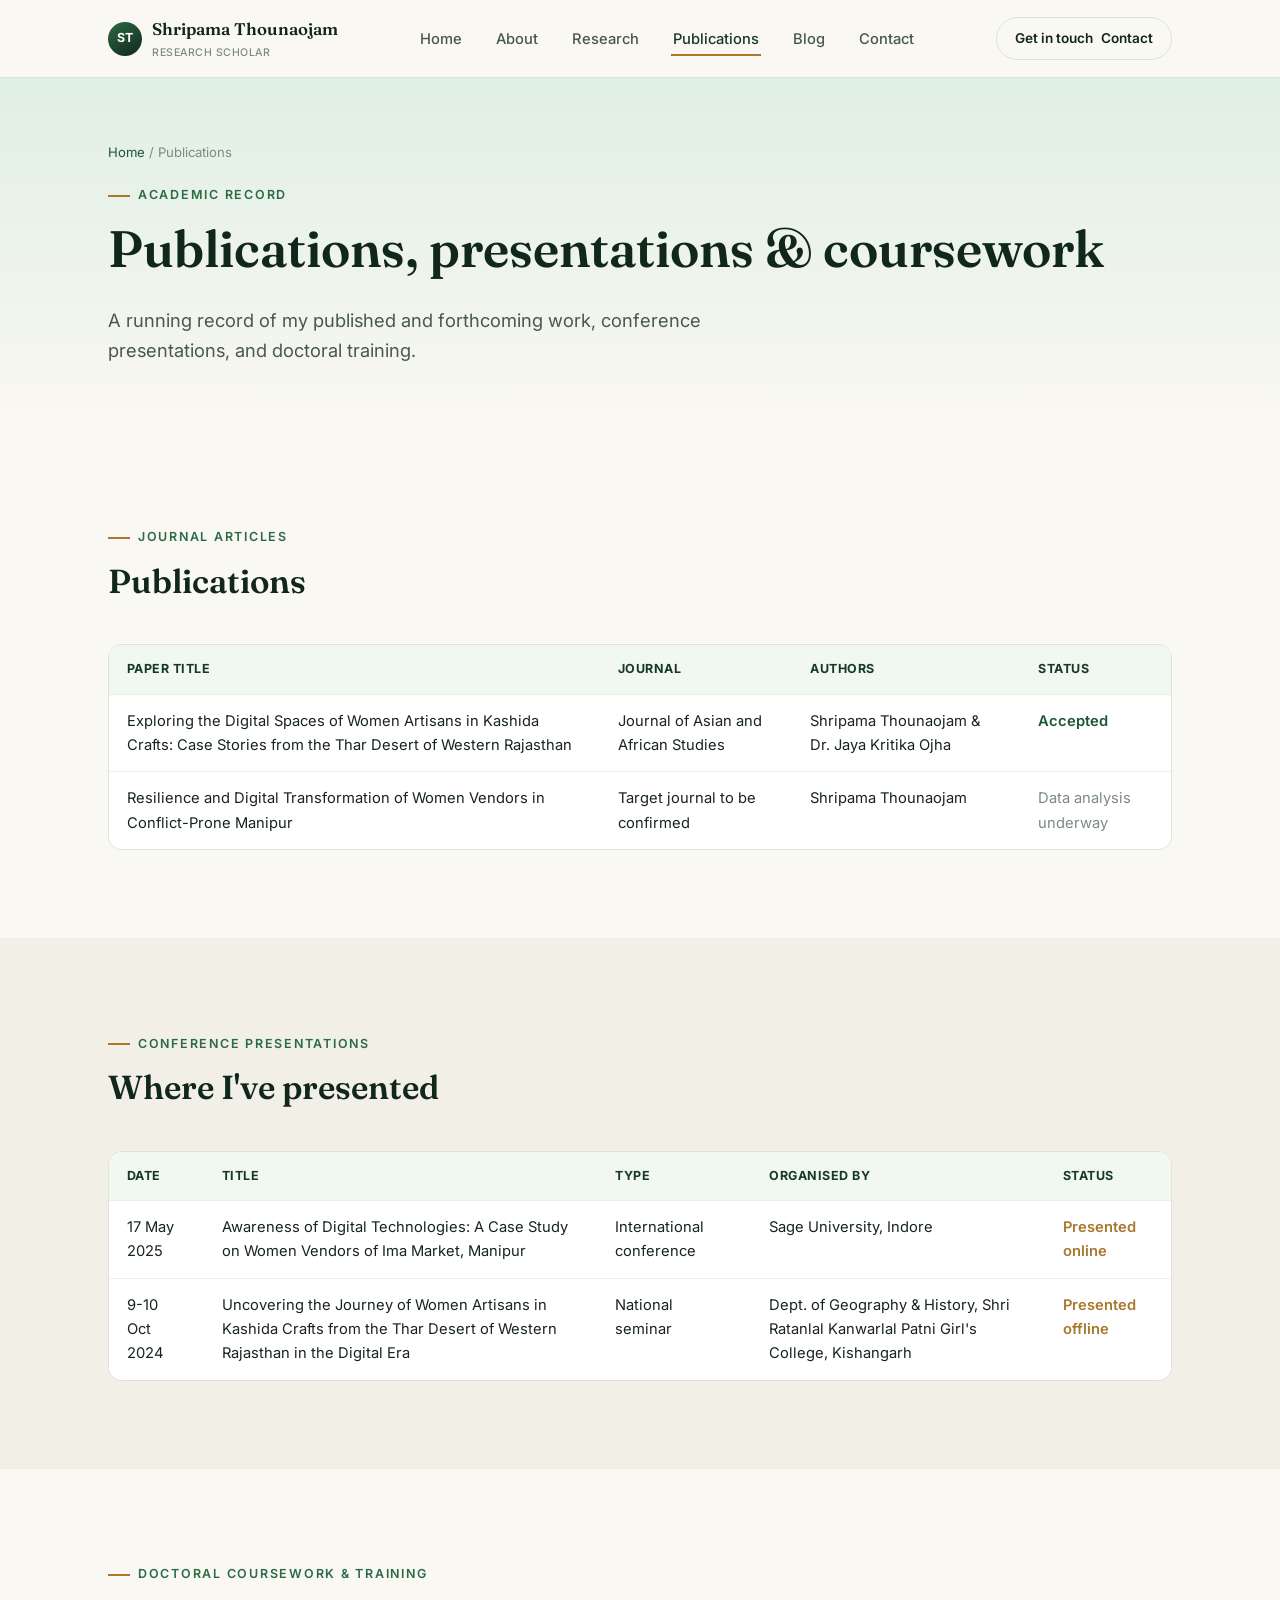
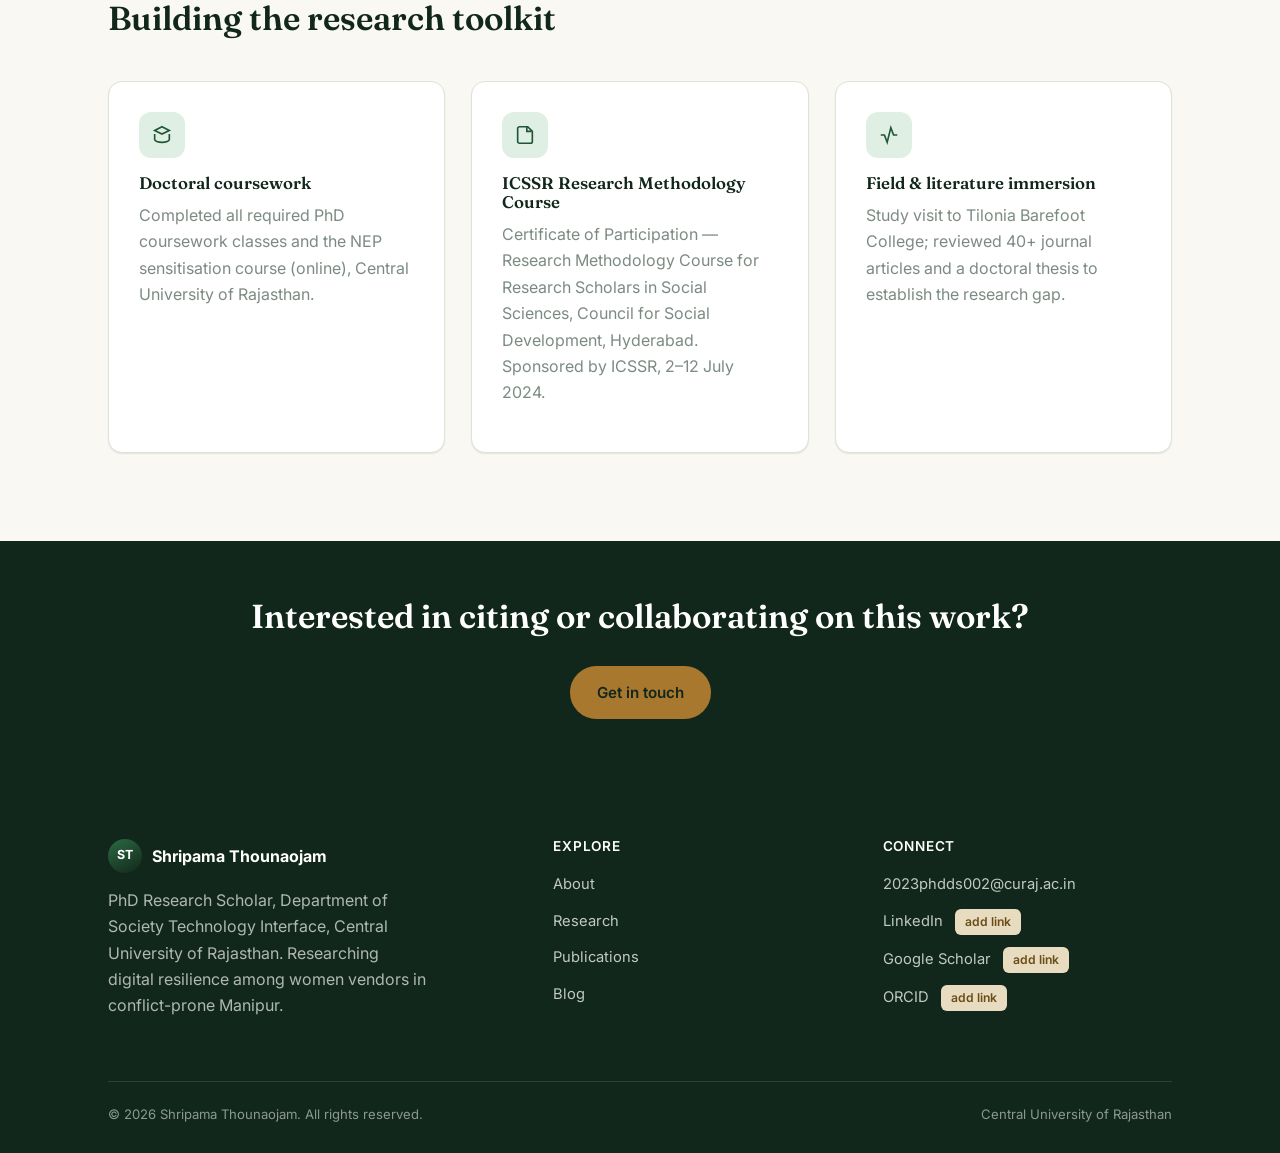
<file: publications.html>
<!DOCTYPE html>
<html lang="en">
<head>
<meta charset="UTF-8">
<meta name="viewport" content="width=device-width, initial-scale=1.0">
<title>Publications &amp; Coursework — Shripama Thounaojam</title>
<meta name="description" content="Publications, conference presentations, and doctoral coursework of Shripama Thounaojam, PhD Research Scholar at Central University of Rajasthan.">
<link rel="icon" type="image/svg+xml" href="assets/img/favicon.svg">
<link rel="preconnect" href="https://fonts.googleapis.com">
<link rel="preconnect" href="https://fonts.gstatic.com" crossorigin>
<link href="https://fonts.googleapis.com/css2?family=Fraunces:opsz,wght@9..144,500;9..144,600;9..144,700&family=Inter:wght@400;500;600;700&display=swap" rel="stylesheet">
<link rel="stylesheet" href="css/style.css">
</head>
<body data-page="publications">

<header class="site-header">
  <nav class="nav">
    <a href="index.html" class="brand">
      <span class="brand-mark">ST</span>
      <span>Shripama Thounaojam<small>Research Scholar</small></span>
    </a>
    <ul class="nav-links">
      <li><a href="index.html" data-nav="home">Home</a></li>
      <li><a href="about.html" data-nav="about">About</a></li>
      <li><a href="research.html" data-nav="research">Research</a></li>
      <li><a href="publications.html" data-nav="publications">Publications</a></li>
      <li><a href="blog.html" data-nav="blog">Blog</a></li>
      <li><a href="contact.html" data-nav="contact">Contact</a></li>
    </ul>
    <div class="nav-cta">
      <a href="contact.html" class="btn btn-ghost btn-sm"><span class="long">Get in touch</span><span>Contact</span></a>
      <button class="nav-toggle" aria-label="Toggle menu" aria-expanded="false"><span></span></button>
    </div>
  </nav>
</header>

<main>

  <section class="page-hero">
    <div class="container">
      <div class="breadcrumb"><a href="index.html">Home</a> / Publications</div>
      <div class="kicker">Academic record</div>
      <h1>Publications, presentations &amp; coursework</h1>
      <p class="lede" style="max-width:640px;">A running record of my published and forthcoming work, conference presentations, and doctoral training.</p>
    </div>
  </section>

  <!-- JOURNAL PUBLICATIONS -->
  <section>
    <div class="container">
      <div class="section-head reveal">
        <div class="kicker">Journal articles</div>
        <h2>Publications</h2>
      </div>
      <div class="table-wrap reveal">
        <table>
          <thead>
            <tr><th>Paper title</th><th>Journal</th><th>Authors</th><th>Status</th></tr>
          </thead>
          <tbody id="journal-articles-body">
            <tr>
              <td>Exploring the Digital Spaces of Women Artisans in Kashida Crafts: Case Stories from the Thar Desert of Western Rajasthan</td>
              <td>Journal of Asian and African Studies</td>
              <td>Shripama Thounaojam &amp; Dr. Jaya Kritika Ojha</td>
              <td class="status-accepted">Accepted</td>
            </tr>
            <tr>
              <td>Resilience and Digital Transformation of Women Vendors in Conflict-Prone Manipur <span class="placeholder-note">in progress</span></td>
              <td class="muted">Target journal to be confirmed</td>
              <td class="muted">Shripama Thounaojam</td>
              <td class="muted">Data analysis underway</td>
            </tr>
          </tbody>
        </table>
      </div>
    </div>
  </section>

  <!-- CONFERENCES -->
  <section class="section-alt">
    <div class="container">
      <div class="section-head reveal">
        <div class="kicker">Conference presentations</div>
        <h2>Where I've presented</h2>
      </div>
      <div class="table-wrap reveal">
        <table>
          <thead>
            <tr><th>Date</th><th>Title</th><th>Type</th><th>Organised by</th><th>Status</th></tr>
          </thead>
          <tbody id="conferences-body">
            <tr>
              <td>17 May 2025</td>
              <td>Awareness of Digital Technologies: A Case Study on Women Vendors of Ima Market, Manipur</td>
              <td>International conference</td>
              <td>Sage University, Indore</td>
              <td class="status-presented">Presented online</td>
            </tr>
            <tr>
              <td>9–10 Oct 2024</td>
              <td>Uncovering the Journey of Women Artisans in Kashida Crafts from the Thar Desert of Western Rajasthan in the Digital Era</td>
              <td>National seminar</td>
              <td>Dept. of Geography &amp; History, Shri Ratanlal Kanwarlal Patni Girl's College, Kishangarh</td>
              <td class="status-presented">Presented offline</td>
            </tr>
          </tbody>
        </table>
      </div>
    </div>
  </section>

  <!-- TRAINING / COURSEWORK -->
  <section>
    <div class="container">
      <div class="section-head reveal">
        <div class="kicker">Doctoral coursework &amp; training</div>
        <h2>Building the research toolkit</h2>
      </div>
      <div class="grid-3">
        <div class="card reveal">
          <div class="icon-chip">
            <svg viewBox="0 0 24 24" fill="none" stroke="currentColor" stroke-width="1.8"><path d="M12 3l8 4-8 4-8-4 8-4z"/><path d="M4 11v6c0 1.5 3.5 3 8 3s8-1.5 8-3v-6"/></svg>
          </div>
          <h4>Doctoral coursework</h4>
          <p class="muted">Completed all required PhD coursework classes and the NEP sensitisation course (online), Central University of Rajasthan.</p>
        </div>
        <div class="card reveal">
          <div class="icon-chip">
            <svg viewBox="0 0 24 24" fill="none" stroke="currentColor" stroke-width="1.8"><path d="M4 19V5a2 2 0 012-2h9l5 5v11a2 2 0 01-2 2H6a2 2 0 01-2-2z"/><path d="M14 3v5h5"/></svg>
          </div>
          <h4>ICSSR Research Methodology Course</h4>
          <p class="muted">Certificate of Participation — Research Methodology Course for Research Scholars in Social Sciences, Council for Social Development, Hyderabad. Sponsored by ICSSR, 2–12 July 2024.</p>
        </div>
        <div class="card reveal">
          <div class="icon-chip">
            <svg viewBox="0 0 24 24" fill="none" stroke="currentColor" stroke-width="1.8"><path d="M3 12h4l3 8 4-16 3 8h4"/></svg>
          </div>
          <h4>Field &amp; literature immersion</h4>
          <p class="muted">Study visit to Tilonia Barefoot College; reviewed 40+ journal articles and a doctoral thesis to establish the research gap.</p>
        </div>
      </div>
    </div>
  </section>

  <section class="section-dark tight">
    <div class="container center reveal">
      <h2>Interested in citing or collaborating on this work?</h2>
      <a href="contact.html" class="btn btn-on-dark" style="margin-top:14px;">Get in touch</a>
    </div>
  </section>

</main>

<footer class="site-footer">
  <div class="container">
    <div class="footer-grid">
      <div>
        <div class="footer-brand">
          <span class="brand-mark">ST</span>
          <strong style="color:#fff;">Shripama Thounaojam</strong>
        </div>
        <p style="color:rgba(241,247,241,0.7);max-width:320px;">PhD Research Scholar, Department of Society Technology Interface, Central University of Rajasthan. Researching digital resilience among women vendors in conflict-prone Manipur.</p>
      </div>
      <div>
        <h4>Explore</h4>
        <ul>
          <li><a href="about.html">About</a></li>
          <li><a href="research.html">Research</a></li>
          <li><a href="publications.html">Publications</a></li>
          <li><a href="blog.html">Blog</a></li>
        </ul>
      </div>
      <div>
        <h4>Connect</h4>
        <ul>
          <li><a href="mailto:your.email@curaj.ac.in" data-cms-field="email">your.email@curaj.ac.in</a> <span class="placeholder-note" data-cms-badge="email">edit me</span></li>
          <li><a href="#" data-cms-field="linkedin">LinkedIn</a> <span class="placeholder-note" data-cms-badge="linkedin">add link</span></li>
          <li><a href="#" data-cms-field="googleScholar">Google Scholar</a> <span class="placeholder-note" data-cms-badge="googleScholar">add link</span></li>
          <li><a href="#" data-cms-field="orcid">ORCID</a> <span class="placeholder-note" data-cms-badge="orcid">add link</span></li>
        </ul>
      </div>
    </div>
    <div class="footer-bottom">
      <span>© <span id="year"></span> Shripama Thounaojam. All rights reserved.</span>
      <span>Central University of Rajasthan</span>
    </div>
  </div>
</footer>

<button class="back-to-top" aria-label="Back to top">↑</button>
<script>document.getElementById("year").textContent = new Date().getFullYear();</script>
<script src="js/main.js"></script>
<script src="js/content.js"></script>
</body>
</html>
</file>
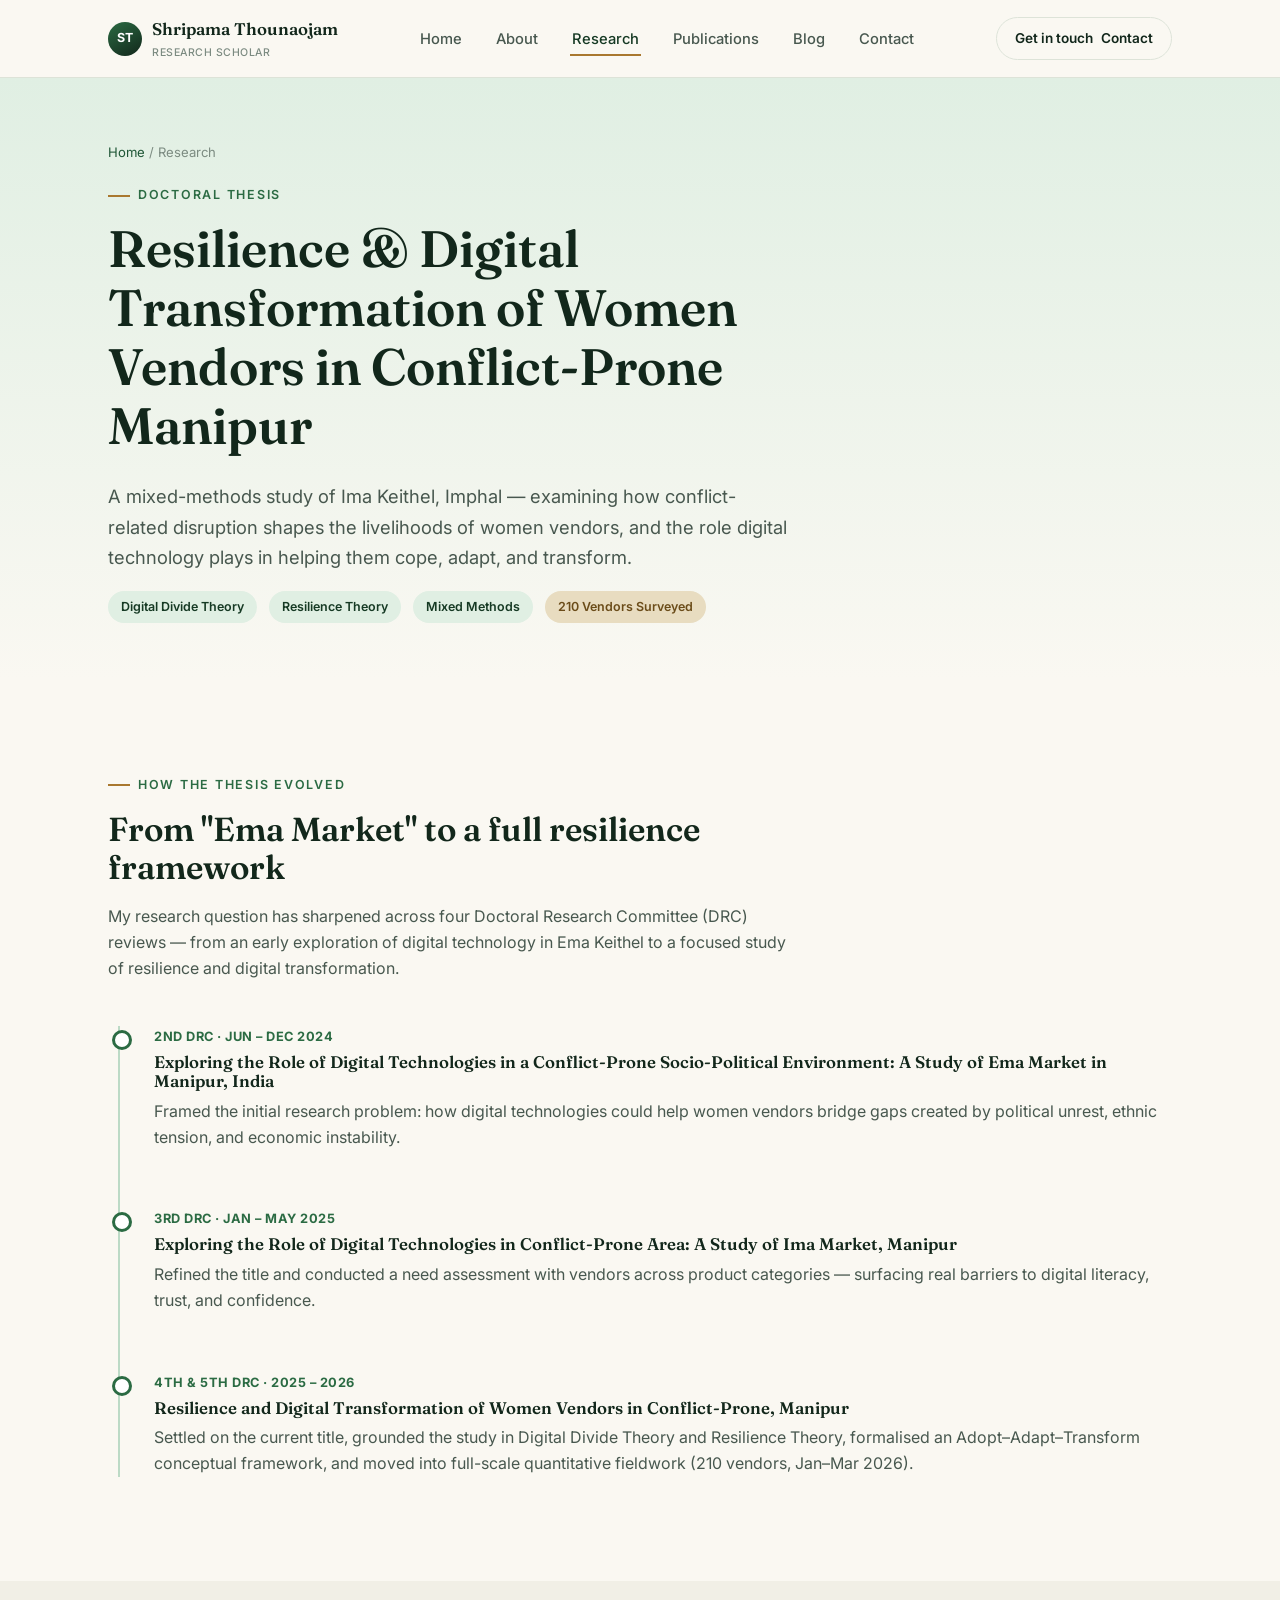
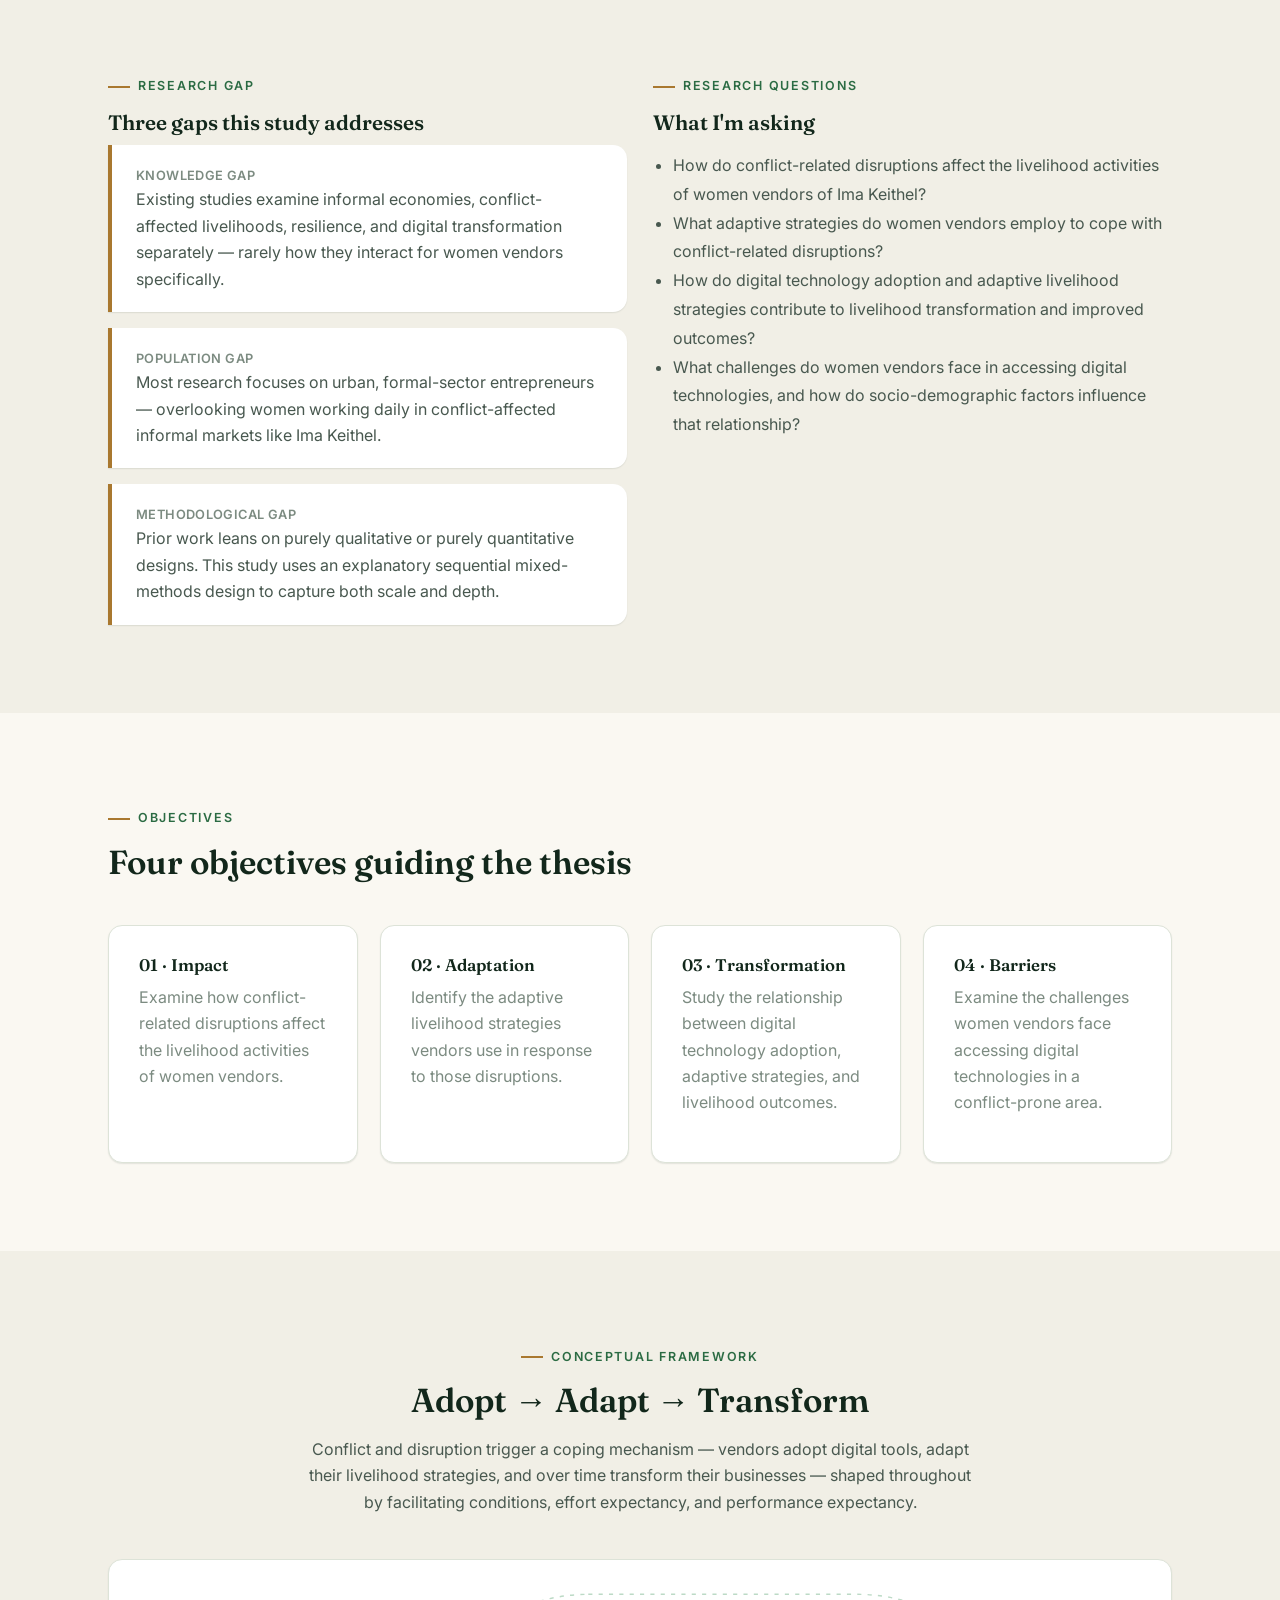
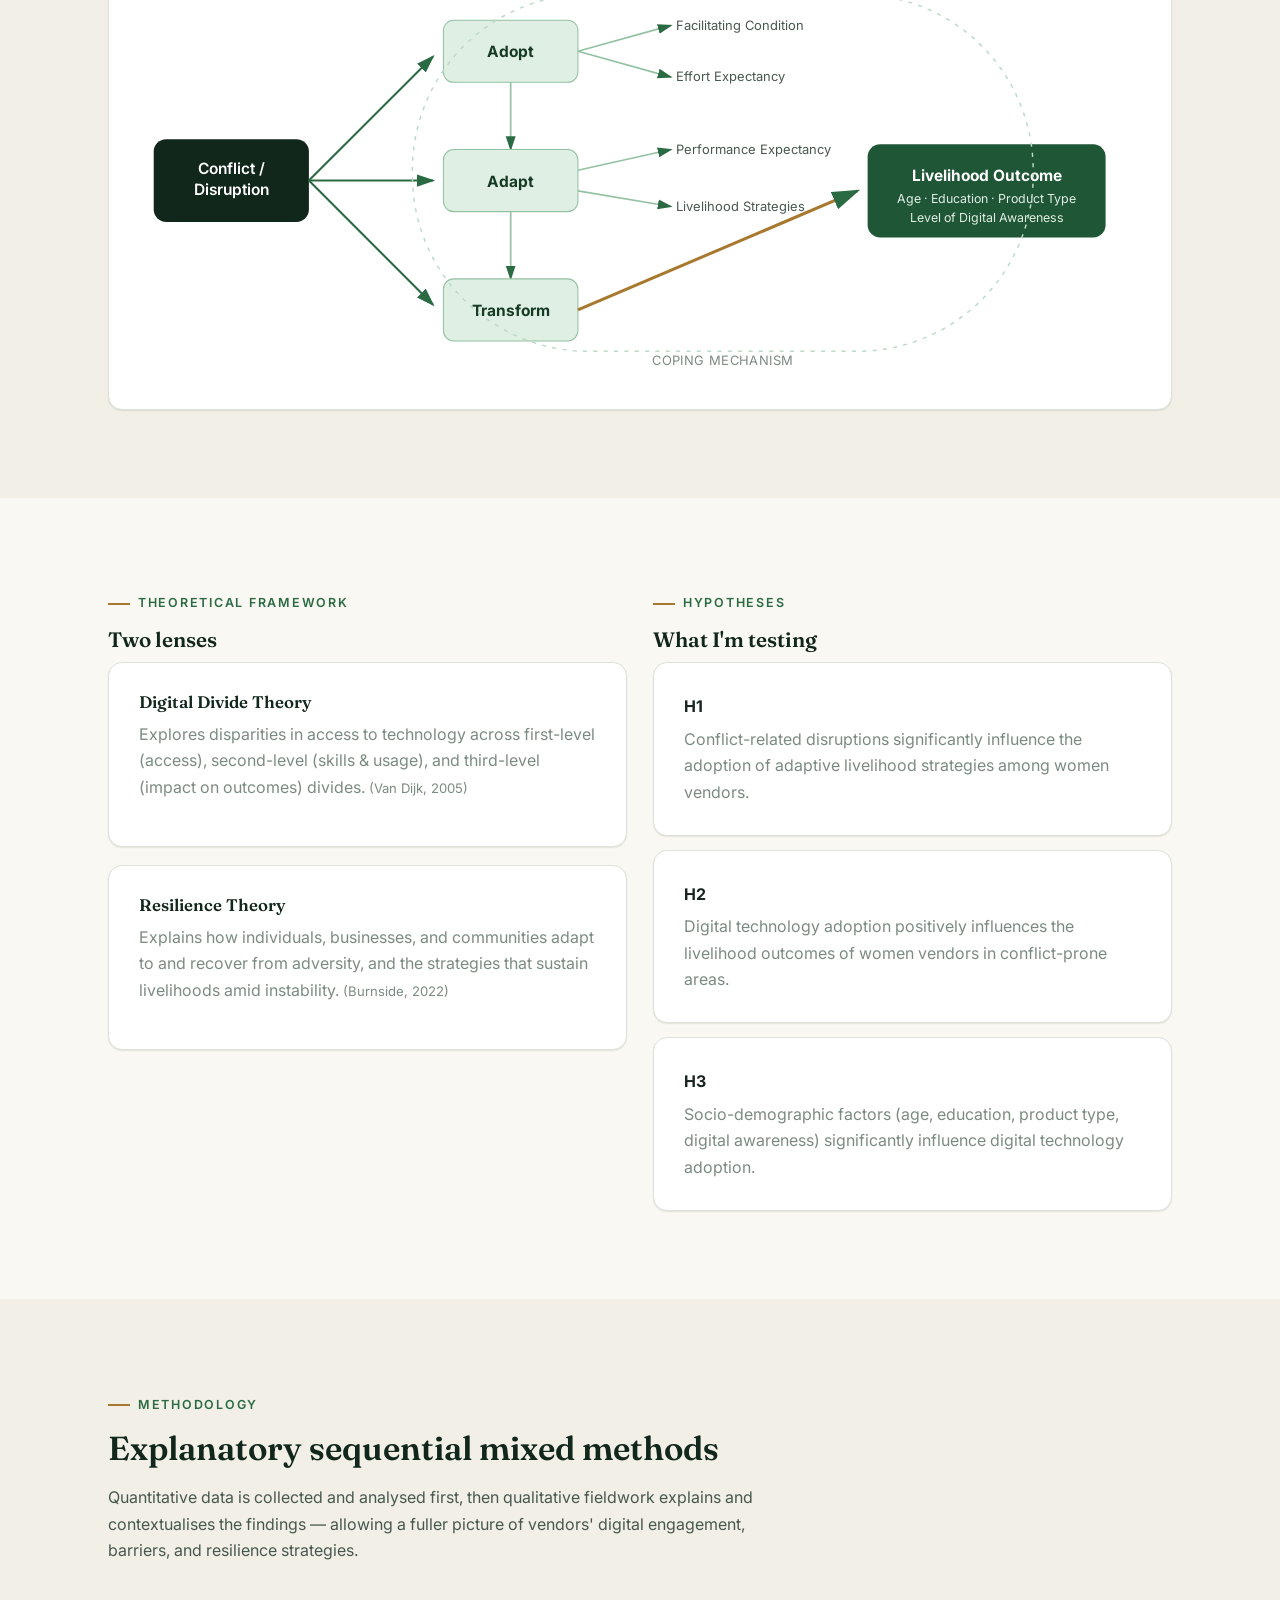
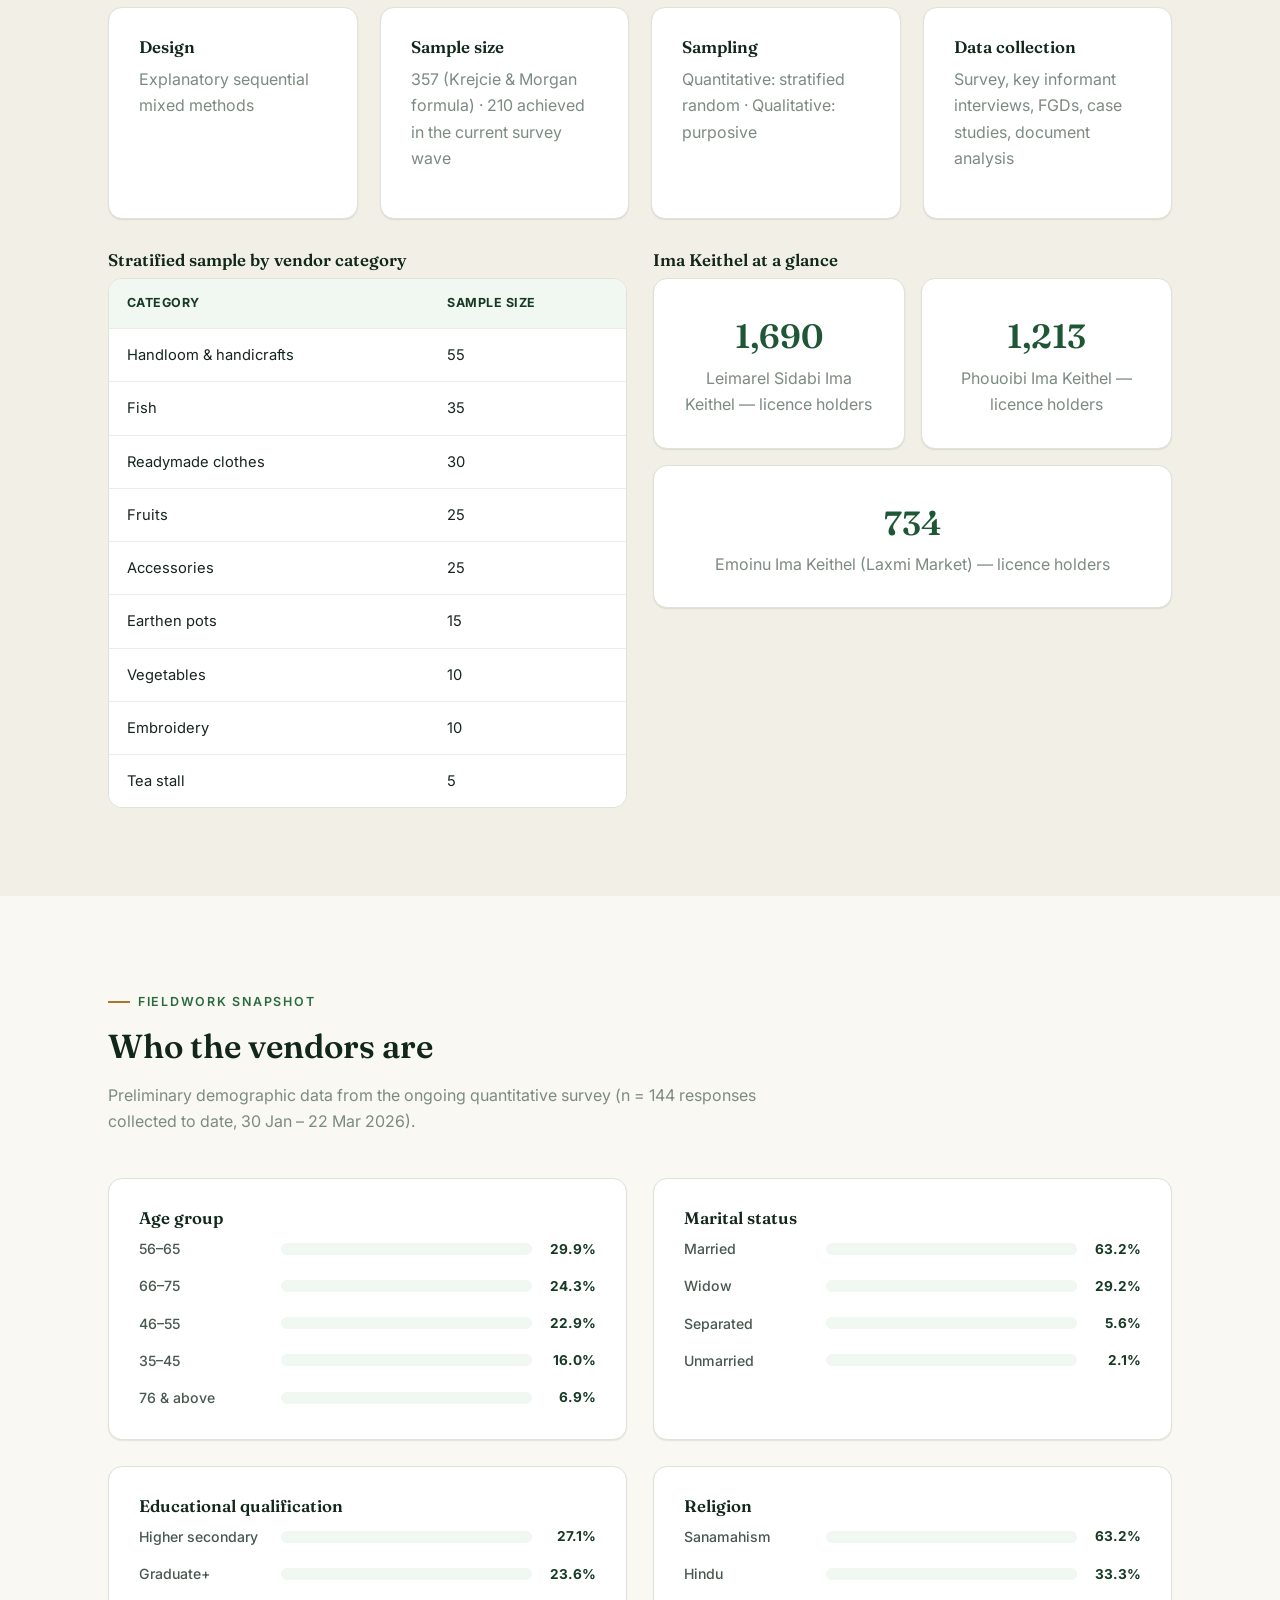
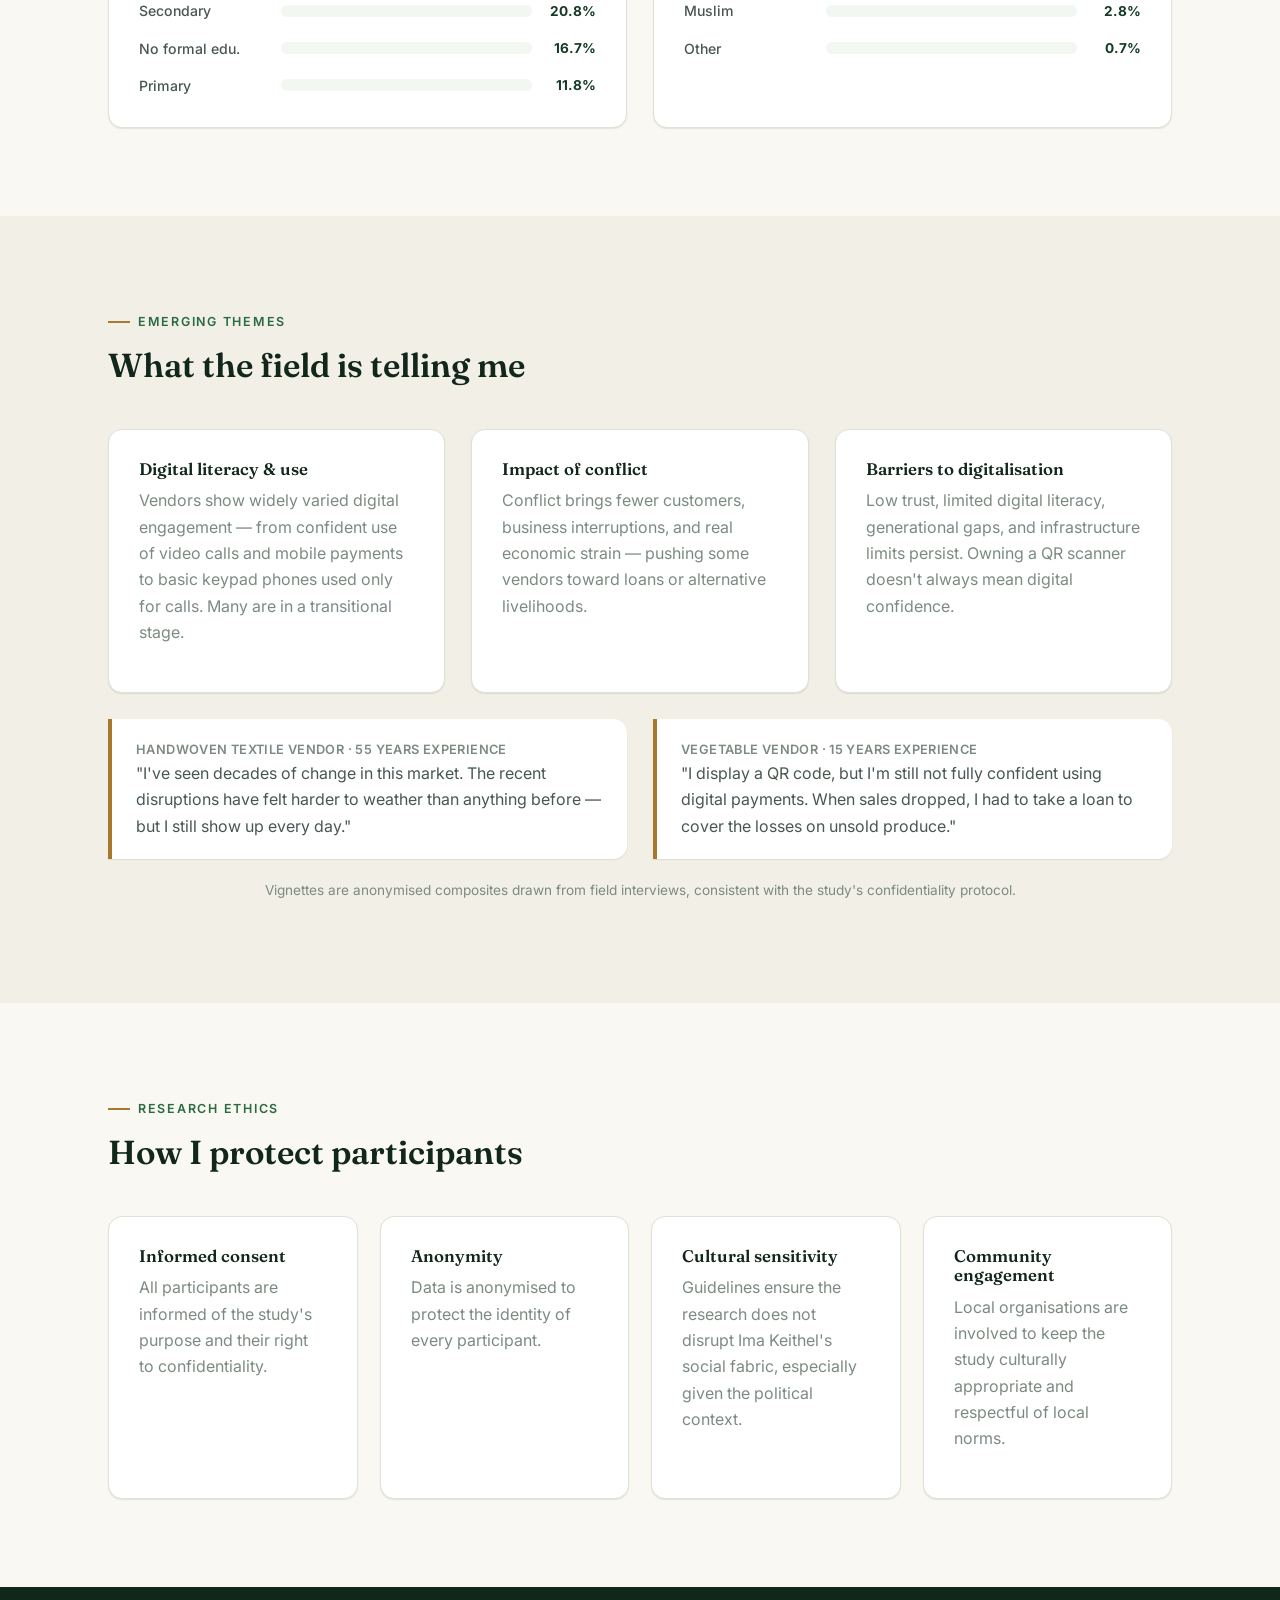
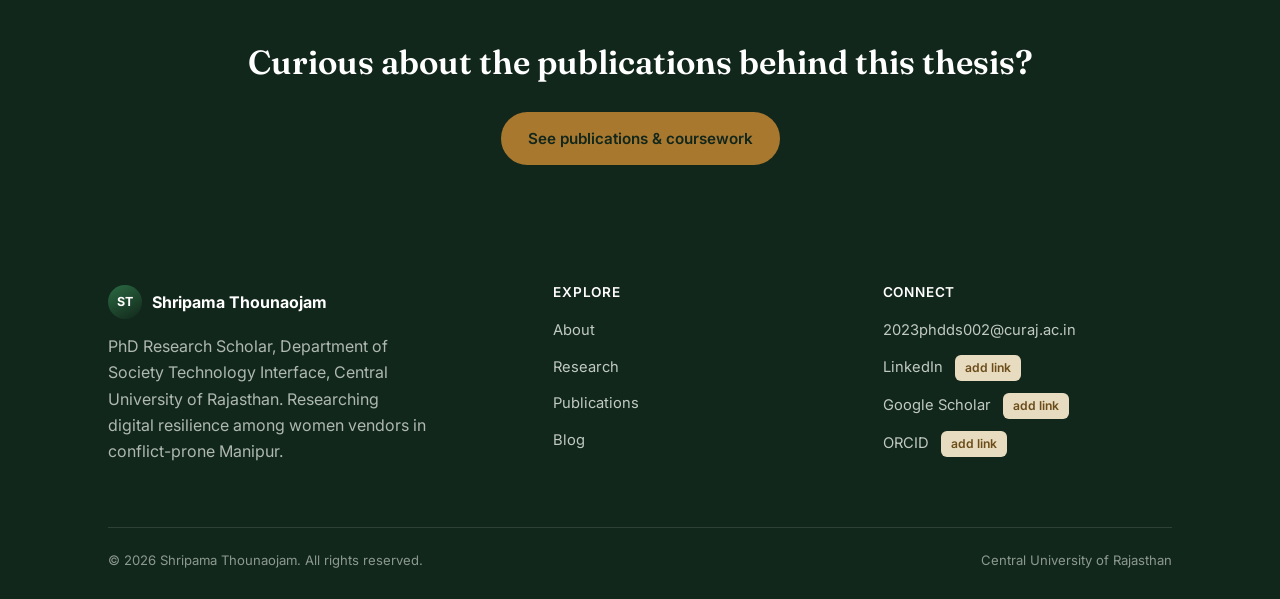
<file: research.html>
<!DOCTYPE html>
<html lang="en">
<head>
<meta charset="UTF-8">
<meta name="viewport" content="width=device-width, initial-scale=1.0">
<title>Research — Shripama Thounaojam</title>
<meta name="description" content="Doctoral research by Shripama Thounaojam on resilience and digital transformation of women vendors in conflict-prone Manipur — Ima Keithel market study.">
<link rel="icon" type="image/svg+xml" href="assets/img/favicon.svg">
<link rel="preconnect" href="https://fonts.googleapis.com">
<link rel="preconnect" href="https://fonts.gstatic.com" crossorigin>
<link href="https://fonts.googleapis.com/css2?family=Fraunces:opsz,wght@9..144,500;9..144,600;9..144,700&family=Inter:wght@400;500;600;700&display=swap" rel="stylesheet">
<link rel="stylesheet" href="css/style.css">
</head>
<body data-page="research">

<header class="site-header">
  <nav class="nav">
    <a href="index.html" class="brand">
      <span class="brand-mark">ST</span>
      <span>Shripama Thounaojam<small>Research Scholar</small></span>
    </a>
    <ul class="nav-links">
      <li><a href="index.html" data-nav="home">Home</a></li>
      <li><a href="about.html" data-nav="about">About</a></li>
      <li><a href="research.html" data-nav="research">Research</a></li>
      <li><a href="publications.html" data-nav="publications">Publications</a></li>
      <li><a href="blog.html" data-nav="blog">Blog</a></li>
      <li><a href="contact.html" data-nav="contact">Contact</a></li>
    </ul>
    <div class="nav-cta">
      <a href="contact.html" class="btn btn-ghost btn-sm"><span class="long">Get in touch</span><span>Contact</span></a>
      <button class="nav-toggle" aria-label="Toggle menu" aria-expanded="false"><span></span></button>
    </div>
  </nav>
</header>

<main>

  <section class="page-hero">
    <div class="container">
      <div class="breadcrumb"><a href="index.html">Home</a> / Research</div>
      <div class="kicker">Doctoral thesis</div>
      <h1 style="max-width:820px;">Resilience &amp; Digital Transformation of Women Vendors in Conflict-Prone Manipur</h1>
      <p class="lede" style="max-width:680px;">A mixed-methods study of Ima Keithel, Imphal — examining how conflict-related disruption shapes the livelihoods of women vendors, and the role digital technology plays in helping them cope, adapt, and transform.</p>
      <div style="margin-top:18px;">
        <span class="tag">Digital Divide Theory</span>
        <span class="tag">Resilience Theory</span>
        <span class="tag">Mixed Methods</span>
        <span class="tag gold">210 Vendors Surveyed</span>
      </div>
    </div>
  </section>

  <!-- RESEARCH JOURNEY -->
  <section>
    <div class="container">
      <div class="section-head reveal">
        <div class="kicker">How the thesis evolved</div>
        <h2>From "Ema Market" to a full resilience framework</h2>
        <p>My research question has sharpened across four Doctoral Research Committee (DRC) reviews — from an early exploration of digital technology in Ema Keithel to a focused study of resilience and digital transformation.</p>
      </div>
      <div class="timeline reveal">
        <div class="timeline-item">
          <div class="timeline-date">2nd DRC · Jun – Dec 2024</div>
          <h4>Exploring the Role of Digital Technologies in a Conflict-Prone Socio-Political Environment: A Study of Ema Market in Manipur, India</h4>
          <p>Framed the initial research problem: how digital technologies could help women vendors bridge gaps created by political unrest, ethnic tension, and economic instability.</p>
        </div>
        <div class="timeline-item">
          <div class="timeline-date">3rd DRC · Jan – May 2025</div>
          <h4>Exploring the Role of Digital Technologies in Conflict-Prone Area: A Study of Ima Market, Manipur</h4>
          <p>Refined the title and conducted a need assessment with vendors across product categories — surfacing real barriers to digital literacy, trust, and confidence.</p>
        </div>
        <div class="timeline-item">
          <div class="timeline-date">4th &amp; 5th DRC · 2025 – 2026</div>
          <h4>Resilience and Digital Transformation of Women Vendors in Conflict-Prone, Manipur</h4>
          <p>Settled on the current title, grounded the study in Digital Divide Theory and Resilience Theory, formalised an Adopt–Adapt–Transform conceptual framework, and moved into full-scale quantitative fieldwork (210 vendors, Jan–Mar 2026).</p>
        </div>
      </div>
    </div>
  </section>

  <!-- RESEARCH GAP / QUESTIONS / OBJECTIVES -->
  <section class="section-alt">
    <div class="container grid-2">
      <div class="reveal">
        <div class="kicker">Research gap</div>
        <h3>Three gaps this study addresses</h3>
        <div class="vignette" style="margin-bottom:16px;">
          <div class="vignette-role">Knowledge gap</div>
          <p>Existing studies examine informal economies, conflict-affected livelihoods, resilience, and digital transformation separately — rarely how they interact for women vendors specifically.</p>
        </div>
        <div class="vignette" style="margin-bottom:16px;">
          <div class="vignette-role">Population gap</div>
          <p>Most research focuses on urban, formal-sector entrepreneurs — overlooking women working daily in conflict-affected informal markets like Ima Keithel.</p>
        </div>
        <div class="vignette">
          <div class="vignette-role">Methodological gap</div>
          <p>Prior work leans on purely qualitative or purely quantitative designs. This study uses an explanatory sequential mixed-methods design to capture both scale and depth.</p>
        </div>
      </div>
      <div class="reveal">
        <div class="kicker">Research questions</div>
        <h3>What I'm asking</h3>
        <ul style="color:var(--ink-soft);padding-left:20px;line-height:1.8;">
          <li>How do conflict-related disruptions affect the livelihood activities of women vendors of Ima Keithel?</li>
          <li>What adaptive strategies do women vendors employ to cope with conflict-related disruptions?</li>
          <li>How do digital technology adoption and adaptive livelihood strategies contribute to livelihood transformation and improved outcomes?</li>
          <li>What challenges do women vendors face in accessing digital technologies, and how do socio-demographic factors influence that relationship?</li>
        </ul>
      </div>
    </div>
  </section>

  <!-- OBJECTIVES -->
  <section>
    <div class="container">
      <div class="section-head reveal">
        <div class="kicker">Objectives</div>
        <h2>Four objectives guiding the thesis</h2>
      </div>
      <div class="grid-4">
        <div class="card reveal">
          <h4>01 · Impact</h4>
          <p class="muted">Examine how conflict-related disruptions affect the livelihood activities of women vendors.</p>
        </div>
        <div class="card reveal">
          <h4>02 · Adaptation</h4>
          <p class="muted">Identify the adaptive livelihood strategies vendors use in response to those disruptions.</p>
        </div>
        <div class="card reveal">
          <h4>03 · Transformation</h4>
          <p class="muted">Study the relationship between digital technology adoption, adaptive strategies, and livelihood outcomes.</p>
        </div>
        <div class="card reveal">
          <h4>04 · Barriers</h4>
          <p class="muted">Examine the challenges women vendors face accessing digital technologies in a conflict-prone area.</p>
        </div>
      </div>
    </div>
  </section>

  <!-- CONCEPTUAL FRAMEWORK -->
  <section class="section-alt">
    <div class="container">
      <div class="section-head center reveal">
        <div class="kicker">Conceptual framework</div>
        <h2>Adopt → Adapt → Transform</h2>
        <p>Conflict and disruption trigger a coping mechanism — vendors adopt digital tools, adapt their livelihood strategies, and over time transform their businesses — shaped throughout by facilitating conditions, effort expectancy, and performance expectancy.</p>
      </div>
      <div class="reveal" style="background:var(--surface);border:1px solid var(--line);border-radius:var(--radius);padding:24px;box-shadow:var(--shadow-sm);overflow-x:auto;">
        <svg viewBox="0 0 980 380" style="width:100%;min-width:760px;height:auto;" xmlns="http://www.w3.org/2000/svg">
          <defs>
            <marker id="arrow" markerWidth="10" markerHeight="10" refX="8" refY="3" orient="auto" markerUnits="strokeWidth">
              <path d="M0,0 L0,6 L9,3 z" fill="#2b6b43"/>
            </marker>
          </defs>
          <!-- Conflict node -->
          <rect x="20" y="150" width="150" height="80" rx="12" fill="#12271b"/>
          <text x="95" y="184" text-anchor="middle" fill="#fff" font-family="Inter" font-size="15" font-weight="600">Conflict /</text>
          <text x="95" y="204" text-anchor="middle" fill="#fff" font-family="Inter" font-size="15" font-weight="600">Disruption</text>

          <!-- Arrows to Adopt/Adapt/Transform -->
          <line x1="170" y1="190" x2="290" y2="70" stroke="#2b6b43" stroke-width="2" marker-end="url(#arrow)"/>
          <line x1="170" y1="190" x2="290" y2="190" stroke="#2b6b43" stroke-width="2" marker-end="url(#arrow)"/>
          <line x1="170" y1="190" x2="290" y2="310" stroke="#2b6b43" stroke-width="2" marker-end="url(#arrow)"/>

          <!-- Adopt -->
          <rect x="300" y="35" width="130" height="60" rx="10" fill="#e0efe3" stroke="#93c1a2"/>
          <text x="365" y="71" text-anchor="middle" fill="#163a24" font-family="Inter" font-size="15" font-weight="700">Adopt</text>
          <line x1="430" y1="65" x2="520" y2="40" stroke="#93c1a2" stroke-width="1.6" marker-end="url(#arrow)"/>
          <line x1="430" y1="65" x2="520" y2="90" stroke="#93c1a2" stroke-width="1.6" marker-end="url(#arrow)"/>
          <text x="525" y="44" fill="#48584f" font-family="Inter" font-size="12.5">Facilitating Condition</text>
          <text x="525" y="94" fill="#48584f" font-family="Inter" font-size="12.5">Effort Expectancy</text>

          <!-- vertical link adopt->adapt -->
          <line x1="365" y1="95" x2="365" y2="160" stroke="#93c1a2" stroke-width="1.6" marker-end="url(#arrow)"/>

          <!-- Adapt -->
          <rect x="300" y="160" width="130" height="60" rx="10" fill="#e0efe3" stroke="#93c1a2"/>
          <text x="365" y="196" text-anchor="middle" fill="#163a24" font-family="Inter" font-size="15" font-weight="700">Adapt</text>
          <line x1="430" y1="180" x2="520" y2="160" stroke="#93c1a2" stroke-width="1.6" marker-end="url(#arrow)"/>
          <line x1="430" y1="200" x2="520" y2="215" stroke="#93c1a2" stroke-width="1.6" marker-end="url(#arrow)"/>
          <text x="525" y="164" fill="#48584f" font-family="Inter" font-size="12.5">Performance Expectancy</text>
          <text x="525" y="219" fill="#48584f" font-family="Inter" font-size="12.5">Livelihood Strategies</text>

          <!-- vertical link adapt->transform -->
          <line x1="365" y1="220" x2="365" y2="285" stroke="#93c1a2" stroke-width="1.6" marker-end="url(#arrow)"/>

          <!-- Transform -->
          <rect x="300" y="285" width="130" height="60" rx="10" fill="#e0efe3" stroke="#93c1a2"/>
          <text x="365" y="321" text-anchor="middle" fill="#163a24" font-family="Inter" font-size="15" font-weight="700">Transform</text>

          <!-- Transform -> Outcome big arrow -->
          <line x1="430" y1="315" x2="700" y2="200" stroke="#a9782f" stroke-width="3" marker-end="url(#arrow)"/>

          <!-- Outcome node -->
          <rect x="710" y="155" width="230" height="90" rx="12" fill="#1f5636"/>
          <text x="825" y="190" text-anchor="middle" fill="#fff" font-family="Inter" font-size="15" font-weight="700">Livelihood Outcome</text>
          <text x="825" y="212" text-anchor="middle" fill="#e0efe3" font-family="Inter" font-size="12">Age · Education · Product Type</text>
          <text x="825" y="230" text-anchor="middle" fill="#e0efe3" font-family="Inter" font-size="12">Level of Digital Awareness</text>

          <!-- Coping mechanism ellipse (conceptual) -->
          <rect x="270" y="10" width="600" height="345" rx="170" fill="none" stroke="#bcdac6" stroke-width="1.4" stroke-dasharray="4 6"/>
          <text x="570" y="368" text-anchor="middle" fill="#7c8b81" font-family="Inter" font-size="12.5" letter-spacing="0.03em">COPING MECHANISM</text>
        </svg>
      </div>
    </div>
  </section>

  <!-- THEORY + HYPOTHESES -->
  <section>
    <div class="container grid-2">
      <div class="reveal">
        <div class="kicker">Theoretical framework</div>
        <h3>Two lenses</h3>
        <div class="card" style="margin-bottom:18px;">
          <h4>Digital Divide Theory</h4>
          <p class="muted">Explores disparities in access to technology across first-level (access), second-level (skills &amp; usage), and third-level (impact on outcomes) divides. <span style="font-size:0.82rem;">(Van Dijk, 2005)</span></p>
        </div>
        <div class="card">
          <h4>Resilience Theory</h4>
          <p class="muted">Explains how individuals, businesses, and communities adapt to and recover from adversity, and the strategies that sustain livelihoods amid instability. <span style="font-size:0.82rem;">(Burnside, 2022)</span></p>
        </div>
      </div>
      <div class="reveal">
        <div class="kicker">Hypotheses</div>
        <h3>What I'm testing</h3>
        <div class="card" style="margin-bottom:14px;"><strong>H1</strong><p class="muted" style="margin:6px 0 0;">Conflict-related disruptions significantly influence the adoption of adaptive livelihood strategies among women vendors.</p></div>
        <div class="card" style="margin-bottom:14px;"><strong>H2</strong><p class="muted" style="margin:6px 0 0;">Digital technology adoption positively influences the livelihood outcomes of women vendors in conflict-prone areas.</p></div>
        <div class="card"><strong>H3</strong><p class="muted" style="margin:6px 0 0;">Socio-demographic factors (age, education, product type, digital awareness) significantly influence digital technology adoption.</p></div>
      </div>
    </div>
  </section>

  <!-- METHODOLOGY -->
  <section class="section-alt">
    <div class="container">
      <div class="section-head reveal">
        <div class="kicker">Methodology</div>
        <h2>Explanatory sequential mixed methods</h2>
        <p>Quantitative data is collected and analysed first, then qualitative fieldwork explains and contextualises the findings — allowing a fuller picture of vendors' digital engagement, barriers, and resilience strategies.</p>
      </div>
      <div class="grid-4" style="margin-bottom:32px;">
        <div class="card reveal"><h4>Design</h4><p class="muted">Explanatory sequential mixed methods</p></div>
        <div class="card reveal"><h4>Sample size</h4><p class="muted">357 (Krejcie &amp; Morgan formula) · 210 achieved in the current survey wave</p></div>
        <div class="card reveal"><h4>Sampling</h4><p class="muted">Quantitative: stratified random · Qualitative: purposive</p></div>
        <div class="card reveal"><h4>Data collection</h4><p class="muted">Survey, key informant interviews, FGDs, case studies, document analysis</p></div>
      </div>

      <div class="grid-2 reveal">
        <div>
          <h4>Stratified sample by vendor category</h4>
          <div class="table-wrap">
            <table>
              <thead><tr><th>Category</th><th>Sample size</th></tr></thead>
              <tbody>
                <tr><td>Handloom &amp; handicrafts</td><td>55</td></tr>
                <tr><td>Fish</td><td>35</td></tr>
                <tr><td>Readymade clothes</td><td>30</td></tr>
                <tr><td>Fruits</td><td>25</td></tr>
                <tr><td>Accessories</td><td>25</td></tr>
                <tr><td>Earthen pots</td><td>15</td></tr>
                <tr><td>Vegetables</td><td>10</td></tr>
                <tr><td>Embroidery</td><td>10</td></tr>
                <tr><td>Tea stall</td><td>5</td></tr>
              </tbody>
            </table>
          </div>
        </div>
        <div>
          <h4>Ima Keithel at a glance</h4>
          <div class="grid-2" style="gap:16px;">
            <div class="card market-card"><div class="num">1,690</div><p class="muted" style="margin:0;">Leimarel Sidabi Ima Keithel — licence holders</p></div>
            <div class="card market-card"><div class="num">1,213</div><p class="muted" style="margin:0;">Phouoibi Ima Keithel — licence holders</p></div>
          </div>
          <div class="card market-card" style="margin-top:16px;"><div class="num">734</div><p class="muted" style="margin:0;">Emoinu Ima Keithel (Laxmi Market) — licence holders</p></div>
        </div>
      </div>
    </div>
  </section>

  <!-- FIELDWORK SNAPSHOT -->
  <section>
    <div class="container">
      <div class="section-head reveal">
        <div class="kicker">Fieldwork snapshot</div>
        <h2>Who the vendors are</h2>
        <p class="muted">Preliminary demographic data from the ongoing quantitative survey (n = 144 responses collected to date, 30 Jan – 22 Mar 2026).</p>
      </div>
      <div class="grid-2 reveal">
        <div class="card">
          <h4>Age group</h4>
          <div class="barchart">
            <div class="bar-row"><span class="bar-label">56–65</span><span class="bar-track"><span class="bar-fill" style="width:29.9%;"></span></span><span class="bar-val">29.9%</span></div>
            <div class="bar-row"><span class="bar-label">66–75</span><span class="bar-track"><span class="bar-fill" style="width:24.3%;"></span></span><span class="bar-val">24.3%</span></div>
            <div class="bar-row"><span class="bar-label">46–55</span><span class="bar-track"><span class="bar-fill" style="width:22.9%;"></span></span><span class="bar-val">22.9%</span></div>
            <div class="bar-row"><span class="bar-label">35–45</span><span class="bar-track"><span class="bar-fill" style="width:16%;"></span></span><span class="bar-val">16.0%</span></div>
            <div class="bar-row"><span class="bar-label">76 &amp; above</span><span class="bar-track"><span class="bar-fill" style="width:6.9%;"></span></span><span class="bar-val">6.9%</span></div>
          </div>
        </div>
        <div class="card">
          <h4>Marital status</h4>
          <div class="barchart">
            <div class="bar-row"><span class="bar-label">Married</span><span class="bar-track"><span class="bar-fill" style="width:63.2%;"></span></span><span class="bar-val">63.2%</span></div>
            <div class="bar-row"><span class="bar-label">Widow</span><span class="bar-track"><span class="bar-fill" style="width:29.2%;"></span></span><span class="bar-val">29.2%</span></div>
            <div class="bar-row"><span class="bar-label">Separated</span><span class="bar-track"><span class="bar-fill" style="width:5.6%;"></span></span><span class="bar-val">5.6%</span></div>
            <div class="bar-row"><span class="bar-label">Unmarried</span><span class="bar-track"><span class="bar-fill" style="width:2.1%;"></span></span><span class="bar-val">2.1%</span></div>
          </div>
        </div>
      </div>
      <div class="grid-2 reveal" style="margin-top:26px;">
        <div class="card">
          <h4>Educational qualification</h4>
          <div class="barchart">
            <div class="bar-row"><span class="bar-label">Higher secondary</span><span class="bar-track"><span class="bar-fill" style="width:27.1%;"></span></span><span class="bar-val">27.1%</span></div>
            <div class="bar-row"><span class="bar-label">Graduate+</span><span class="bar-track"><span class="bar-fill" style="width:23.6%;"></span></span><span class="bar-val">23.6%</span></div>
            <div class="bar-row"><span class="bar-label">Secondary</span><span class="bar-track"><span class="bar-fill" style="width:20.8%;"></span></span><span class="bar-val">20.8%</span></div>
            <div class="bar-row"><span class="bar-label">No formal edu.</span><span class="bar-track"><span class="bar-fill" style="width:16.7%;"></span></span><span class="bar-val">16.7%</span></div>
            <div class="bar-row"><span class="bar-label">Primary</span><span class="bar-track"><span class="bar-fill" style="width:11.8%;"></span></span><span class="bar-val">11.8%</span></div>
          </div>
        </div>
        <div class="card">
          <h4>Religion</h4>
          <div class="barchart">
            <div class="bar-row"><span class="bar-label">Sanamahism</span><span class="bar-track"><span class="bar-fill" style="width:63.2%;"></span></span><span class="bar-val">63.2%</span></div>
            <div class="bar-row"><span class="bar-label">Hindu</span><span class="bar-track"><span class="bar-fill" style="width:33.3%;"></span></span><span class="bar-val">33.3%</span></div>
            <div class="bar-row"><span class="bar-label">Muslim</span><span class="bar-track"><span class="bar-fill" style="width:2.8%;"></span></span><span class="bar-val">2.8%</span></div>
            <div class="bar-row"><span class="bar-label">Other</span><span class="bar-track"><span class="bar-fill" style="width:0.7%;"></span></span><span class="bar-val">0.7%</span></div>
          </div>
        </div>
      </div>
    </div>
  </section>

  <!-- KEY THEMES / VIGNETTES -->
  <section class="section-alt">
    <div class="container">
      <div class="section-head reveal">
        <div class="kicker">Emerging themes</div>
        <h2>What the field is telling me</h2>
      </div>
      <div class="grid-3">
        <div class="card reveal">
          <h4>Digital literacy &amp; use</h4>
          <p class="muted">Vendors show widely varied digital engagement — from confident use of video calls and mobile payments to basic keypad phones used only for calls. Many are in a transitional stage.</p>
        </div>
        <div class="card reveal">
          <h4>Impact of conflict</h4>
          <p class="muted">Conflict brings fewer customers, business interruptions, and real economic strain — pushing some vendors toward loans or alternative livelihoods.</p>
        </div>
        <div class="card reveal">
          <h4>Barriers to digitalisation</h4>
          <p class="muted">Low trust, limited digital literacy, generational gaps, and infrastructure limits persist. Owning a QR scanner doesn't always mean digital confidence.</p>
        </div>
      </div>

      <div class="grid-2 reveal" style="margin-top:26px;">
        <div class="vignette">
          <div class="vignette-role">Handwoven textile vendor · 55 years experience</div>
          <p>"I've seen decades of change in this market. The recent disruptions have felt harder to weather than anything before — but I still show up every day."</p>
        </div>
        <div class="vignette">
          <div class="vignette-role">Vegetable vendor · 15 years experience</div>
          <p>"I display a QR code, but I'm still not fully confident using digital payments. When sales dropped, I had to take a loan to cover the losses on unsold produce."</p>
        </div>
      </div>
      <p class="muted center" style="margin-top:20px;font-size:0.85rem;">Vignettes are anonymised composites drawn from field interviews, consistent with the study's confidentiality protocol.</p>
    </div>
  </section>

  <!-- ETHICS -->
  <section>
    <div class="container">
      <div class="section-head reveal">
        <div class="kicker">Research ethics</div>
        <h2>How I protect participants</h2>
      </div>
      <div class="grid-4">
        <div class="card reveal"><h4>Informed consent</h4><p class="muted">All participants are informed of the study's purpose and their right to confidentiality.</p></div>
        <div class="card reveal"><h4>Anonymity</h4><p class="muted">Data is anonymised to protect the identity of every participant.</p></div>
        <div class="card reveal"><h4>Cultural sensitivity</h4><p class="muted">Guidelines ensure the research does not disrupt Ima Keithel's social fabric, especially given the political context.</p></div>
        <div class="card reveal"><h4>Community engagement</h4><p class="muted">Local organisations are involved to keep the study culturally appropriate and respectful of local norms.</p></div>
      </div>
    </div>
  </section>

  <section class="section-dark tight">
    <div class="container center reveal">
      <h2>Curious about the publications behind this thesis?</h2>
      <a href="publications.html" class="btn btn-on-dark" style="margin-top:14px;">See publications &amp; coursework</a>
    </div>
  </section>

</main>

<footer class="site-footer">
  <div class="container">
    <div class="footer-grid">
      <div>
        <div class="footer-brand">
          <span class="brand-mark">ST</span>
          <strong style="color:#fff;">Shripama Thounaojam</strong>
        </div>
        <p style="color:rgba(241,247,241,0.7);max-width:320px;">PhD Research Scholar, Department of Society Technology Interface, Central University of Rajasthan. Researching digital resilience among women vendors in conflict-prone Manipur.</p>
      </div>
      <div>
        <h4>Explore</h4>
        <ul>
          <li><a href="about.html">About</a></li>
          <li><a href="research.html">Research</a></li>
          <li><a href="publications.html">Publications</a></li>
          <li><a href="blog.html">Blog</a></li>
        </ul>
      </div>
      <div>
        <h4>Connect</h4>
        <ul>
          <li><a href="mailto:your.email@curaj.ac.in" data-cms-field="email">your.email@curaj.ac.in</a> <span class="placeholder-note" data-cms-badge="email">edit me</span></li>
          <li><a href="#" data-cms-field="linkedin">LinkedIn</a> <span class="placeholder-note" data-cms-badge="linkedin">add link</span></li>
          <li><a href="#" data-cms-field="googleScholar">Google Scholar</a> <span class="placeholder-note" data-cms-badge="googleScholar">add link</span></li>
          <li><a href="#" data-cms-field="orcid">ORCID</a> <span class="placeholder-note" data-cms-badge="orcid">add link</span></li>
        </ul>
      </div>
    </div>
    <div class="footer-bottom">
      <span>© <span id="year"></span> Shripama Thounaojam. All rights reserved.</span>
      <span>Central University of Rajasthan</span>
    </div>
  </div>
</footer>

<button class="back-to-top" aria-label="Back to top">↑</button>
<script>document.getElementById("year").textContent = new Date().getFullYear();</script>
<script src="js/main.js"></script>
<script src="js/content.js"></script>
</body>
</html>
</file>
<file: css/style.css>
/* ==========================================================================
   Shripama Thounaojam — Academic Portfolio
   Design system: warm ivory paper + deep forest green + muted gold accent
   ========================================================================== */

:root {
  /* Greens */
  --green-900: #12271b;
  --green-800: #163a24;
  --green-700: #1f5636;
  --green-600: #2b6b43;
  --green-500: #3c8455;
  --green-300: #93c1a2;
  --green-200: #bcdac6;
  --green-100: #e0efe3;
  --green-50:  #f1f7f1;

  /* Neutrals */
  --ink: #172420;
  --ink-soft: #48584f;
  --ink-faint: #7c8b81;
  --paper: #faf8f2;
  --paper-alt: #f1efe6;
  --surface: #ffffff;
  --line: #dde3d8;
  --line-soft: #eaeee4;

  /* Accent */
  --gold: #a9782f;
  --gold-soft: #e8dcc0;

  /* Type */
  --font-display: "Fraunces", "Georgia", serif;
  --font-body: "Inter", -apple-system, BlinkMacSystemFont, "Segoe UI", sans-serif;

  /* Layout */
  --max-w: 1120px;
  --radius: 14px;
  --radius-sm: 8px;
  --shadow-sm: 0 1px 2px rgba(18, 39, 27, 0.06), 0 1px 1px rgba(18, 39, 27, 0.04);
  --shadow-md: 0 8px 24px rgba(18, 39, 27, 0.08), 0 2px 6px rgba(18, 39, 27, 0.05);
  --shadow-lg: 0 20px 48px rgba(18, 39, 27, 0.14);
}

* { box-sizing: border-box; }
html { scroll-behavior: smooth; }

body {
  margin: 0;
  background: var(--paper);
  color: var(--ink);
  font-family: var(--font-body);
  font-size: 16px;
  line-height: 1.65;
  -webkit-font-smoothing: antialiased;
}

img { max-width: 100%; display: block; }
a { color: inherit; }

h1, h2, h3, h4 {
  font-family: var(--font-display);
  color: var(--green-900);
  line-height: 1.15;
  margin: 0 0 0.5em;
  font-weight: 600;
}

h1 { font-size: clamp(2.2rem, 4vw, 3.4rem); font-weight: 600; }
h2 { font-size: clamp(1.6rem, 2.6vw, 2.2rem); }
h3 { font-size: 1.3rem; }
h4 { font-size: 1.05rem; }

p { margin: 0 0 1em; color: var(--ink-soft); }
.lede { font-size: 1.15rem; color: var(--ink-soft); }

.container {
  max-width: var(--max-w);
  margin: 0 auto;
  padding: 0 28px;
}

section { padding: 88px 0; }
section.tight { padding: 56px 0; }

.kicker {
  display: inline-flex;
  align-items: center;
  gap: 8px;
  font-family: var(--font-body);
  font-weight: 600;
  font-size: 0.78rem;
  letter-spacing: 0.14em;
  text-transform: uppercase;
  color: var(--green-600);
  margin-bottom: 14px;
}
.kicker::before {
  content: "";
  width: 22px;
  height: 2px;
  background: var(--gold);
  display: inline-block;
}

.section-head { max-width: 680px; margin-bottom: 44px; }
.section-head.center { margin-left: auto; margin-right: auto; text-align: center; }

/* ---------- Buttons ---------- */
.btn {
  display: inline-flex;
  align-items: center;
  gap: 8px;
  padding: 13px 26px;
  border-radius: 999px;
  font-family: var(--font-body);
  font-weight: 600;
  font-size: 0.95rem;
  text-decoration: none;
  border: 1px solid transparent;
  cursor: pointer;
  transition: transform 0.15s ease, box-shadow 0.15s ease, background 0.15s ease, color 0.15s ease, border-color .15s ease;
}
.btn-primary { background: var(--green-700); color: #fff; box-shadow: var(--shadow-sm); }
.btn-primary:hover { background: var(--green-800); transform: translateY(-1px); box-shadow: var(--shadow-md); }
.btn-ghost { background: transparent; color: var(--green-900); border-color: var(--line); }
.btn-ghost:hover { border-color: var(--green-600); color: var(--green-700); }
.btn-on-dark { background: var(--gold); color: var(--green-900); }
.btn-on-dark:hover { background: #c19243; transform: translateY(-1px); }
.btn-ghost-on-dark { background: transparent; color: var(--green-50); border-color: rgba(255,255,255,0.3); }
.btn-ghost-on-dark:hover { border-color: rgba(255,255,255,0.7); }
.btn-sm { padding: 9px 18px; font-size: 0.85rem; }

/* ---------- Nav ---------- */
.site-header {
  position: sticky;
  top: 0;
  z-index: 100;
  background: rgba(250, 248, 242, 0.92);
  backdrop-filter: blur(8px);
  border-bottom: 1px solid var(--line);
}
.nav {
  display: flex;
  align-items: center;
  justify-content: space-between;
  padding: 16px 28px;
  max-width: var(--max-w);
  margin: 0 auto;
}
.brand {
  display: flex;
  align-items: center;
  gap: 10px;
  text-decoration: none;
  font-family: var(--font-display);
  font-weight: 600;
  font-size: 1.05rem;
  color: var(--green-900);
}
.brand-mark {
  width: 34px; height: 34px;
  border-radius: 50%;
  background: linear-gradient(150deg, var(--green-600), var(--green-900));
  color: #fff;
  display: flex; align-items: center; justify-content: center;
  font-size: 0.78rem; font-weight: 700; letter-spacing: 0.02em;
  font-family: var(--font-body);
}
.brand small { display: block; font-family: var(--font-body); font-weight: 500; font-size: 0.66rem; letter-spacing: .05em; color: var(--ink-faint); text-transform: uppercase; }

.nav-links {
  display: flex;
  align-items: center;
  gap: 30px;
  list-style: none;
  margin: 0; padding: 0;
}
.nav-links a {
  text-decoration: none;
  font-weight: 500;
  font-size: 0.92rem;
  color: var(--ink-soft);
  padding: 6px 2px;
  border-bottom: 2px solid transparent;
  transition: color .15s ease, border-color .15s ease;
}
.nav-links a:hover, .nav-links a.active { color: var(--green-800); border-color: var(--gold); }
.nav-cta { display: flex; align-items: center; gap: 14px; }
.nav-toggle {
  display: none;
  background: none; border: none; cursor: pointer;
  width: 40px; height: 40px;
  align-items: center; justify-content: center;
}
.nav-toggle span, .nav-toggle::before, .nav-toggle::after {
  content: ""; display: block; width: 20px; height: 2px; background: var(--green-900);
  transition: transform .2s ease, opacity .2s ease;
}
.nav-toggle span { margin: 5px auto; }
.nav-toggle::before { margin: 0 auto; }

/* ---------- Hero ---------- */
.hero {
  position: relative;
  overflow: hidden;
  background: radial-gradient(ellipse at top right, var(--green-100), var(--paper) 60%);
  padding: 84px 0 60px;
}
.hero-grid {
  display: grid;
  grid-template-columns: 1.1fr 0.9fr;
  gap: 56px;
  align-items: center;
}
.hero-eyebrow {
  display: inline-flex; align-items: center; gap: 8px;
  background: var(--green-100); color: var(--green-800);
  padding: 6px 14px; border-radius: 999px;
  font-size: 0.78rem; font-weight: 600; letter-spacing: 0.04em;
  margin-bottom: 20px;
}
.hero h1 { margin-bottom: 18px; }
.hero h1 em { font-style: italic; color: var(--green-700); }
.hero-sub { font-size: 1.08rem; color: var(--ink-soft); max-width: 540px; margin-bottom: 30px; }
.hero-actions { display: flex; gap: 14px; flex-wrap: wrap; margin-bottom: 40px; }

.hero-portrait {
  position: relative;
  display: flex;
  align-items: center;
  justify-content: center;
}
.portrait-frame {
  width: 320px; height: 320px;
  border-radius: 50%;
  background: linear-gradient(155deg, var(--green-500), var(--green-900));
  display: flex; align-items: center; justify-content: center;
  box-shadow: var(--shadow-lg);
  position: relative;
}
.portrait-frame img { width: 100%; height: 100%; object-fit: cover; border-radius: 50%; }
.portrait-initials {
  font-family: var(--font-display);
  font-size: 4.5rem; color: #fff; font-weight: 600;
}
.portrait-ring {
  position: absolute; inset: -14px;
  border: 1.5px dashed var(--green-300);
  border-radius: 50%;
}
.portrait-badge {
  position: absolute; bottom: 6px; right: 10px;
  background: var(--surface); border: 1px solid var(--line);
  border-radius: 999px; padding: 8px 14px;
  box-shadow: var(--shadow-md);
  font-size: 0.78rem; font-weight: 600; color: var(--green-800);
  display: flex; align-items: center; gap: 6px;
}
.portrait-badge .dot { width: 7px; height: 7px; border-radius: 50%; background: var(--gold); }

/* ---------- Stat strip ---------- */
.stat-strip {
  background: var(--green-900);
  color: var(--green-50);
}
.stat-grid {
  display: grid;
  grid-template-columns: repeat(4, 1fr);
  gap: 24px;
  padding: 40px 0;
}
.stat-item { text-align: center; border-left: 1px solid rgba(255,255,255,0.12); padding-left: 24px; }
.stat-item:first-child { border-left: none; }
.stat-num { font-family: var(--font-display); font-size: 2.1rem; color: var(--gold-soft); font-weight: 600; }
.stat-label { font-size: 0.82rem; color: rgba(241,247,241,0.7); margin-top: 4px; }

/* ---------- Cards ---------- */
.card {
  background: var(--surface);
  border: 1px solid var(--line);
  border-radius: var(--radius);
  padding: 30px;
  box-shadow: var(--shadow-sm);
  transition: box-shadow .2s ease, transform .2s ease;
}
.card:hover { box-shadow: var(--shadow-md); transform: translateY(-2px); }

.grid-2 { display: grid; grid-template-columns: 1fr 1fr; gap: 26px; }
.grid-3 { display: grid; grid-template-columns: repeat(3, 1fr); gap: 26px; }
.grid-4 { display: grid; grid-template-columns: repeat(4, 1fr); gap: 22px; }

.icon-chip {
  width: 46px; height: 46px; border-radius: 12px;
  background: var(--green-100); color: var(--green-700);
  display: flex; align-items: center; justify-content: center;
  margin-bottom: 16px;
}
.icon-chip svg { width: 22px; height: 22px; }

.tag {
  display: inline-block;
  background: var(--green-100);
  color: var(--green-800);
  font-size: 0.78rem; font-weight: 600;
  padding: 6px 13px; border-radius: 999px;
  margin: 0 8px 8px 0;
}
.tag.gold { background: var(--gold-soft); color: #6b4c19; }

/* ---------- Alt sections ---------- */
.section-alt { background: var(--paper-alt); }
.section-dark { background: var(--green-900); color: var(--green-50); }
.section-dark h2, .section-dark h3, .section-dark h4 { color: #fff; }
.section-dark p { color: rgba(241,247,241,0.78); }

/* ---------- Divider / leaf motif ---------- */
.leaf-divider { width: 100%; height: 46px; display: block; }

/* ---------- Timeline ---------- */
.timeline { position: relative; margin-left: 10px; padding-left: 34px; border-left: 2px solid var(--green-200); }
.timeline-item { position: relative; padding-bottom: 42px; }
.timeline-item:last-child { padding-bottom: 0; }
.timeline-item::before {
  content: "";
  position: absolute; left: -42px; top: 4px;
  width: 14px; height: 14px; border-radius: 50%;
  background: var(--surface); border: 3px solid var(--green-600);
}
.timeline-item.is-current::before { background: var(--gold); border-color: var(--gold); }
.timeline-date { font-size: 0.8rem; font-weight: 700; letter-spacing: .04em; text-transform: uppercase; color: var(--green-600); margin-bottom: 6px; }
.timeline-item h4 { margin-bottom: 6px; }

/* ---------- Table ---------- */
.table-wrap { overflow-x: auto; border: 1px solid var(--line); border-radius: var(--radius); }
table { width: 100%; border-collapse: collapse; background: var(--surface); font-size: 0.92rem; }
th, td { text-align: left; padding: 14px 18px; border-bottom: 1px solid var(--line-soft); vertical-align: top; }
th { background: var(--green-50); color: var(--green-800); font-weight: 700; font-size: 0.78rem; text-transform: uppercase; letter-spacing: 0.04em; }
tr:last-child td { border-bottom: none; }
td.status-accepted { color: var(--green-700); font-weight: 600; }
td.status-presented { color: var(--gold); font-weight: 600; }

/* ---------- Bar chart (CSS) ---------- */
.barchart { display: flex; flex-direction: column; gap: 14px; }
.bar-row { display: grid; grid-template-columns: 130px 1fr 52px; align-items: center; gap: 12px; font-size: 0.88rem; }
.bar-label { color: var(--ink-soft); font-weight: 500; }
.bar-track { background: var(--green-50); border-radius: 999px; height: 12px; overflow: hidden; }
.bar-fill { height: 100%; border-radius: 999px; background: linear-gradient(90deg, var(--green-500), var(--green-700)); }
.bar-val { text-align: right; font-weight: 700; color: var(--green-800); font-size: 0.85rem; }

/* ---------- Quote / vignette ---------- */
.vignette {
  background: var(--surface);
  border-left: 4px solid var(--gold);
  border-radius: 0 var(--radius) var(--radius) 0;
  padding: 20px 24px;
  box-shadow: var(--shadow-sm);
}
.vignette p:last-child { margin-bottom: 0; }
.vignette-role { font-size: 0.8rem; color: var(--ink-faint); font-weight: 600; text-transform: uppercase; letter-spacing: .03em; }

/* ---------- Footer ---------- */
.site-footer { background: var(--green-900); color: rgba(241,247,241,0.8); padding: 64px 0 28px; }
.footer-grid { display: grid; grid-template-columns: 1.4fr 1fr 1fr; gap: 40px; margin-bottom: 46px; }
.footer-grid h4 { color: #fff; font-family: var(--font-body); font-size: 0.85rem; text-transform: uppercase; letter-spacing: .06em; margin-bottom: 16px; }
.footer-grid ul { list-style: none; margin: 0; padding: 0; display: flex; flex-direction: column; gap: 10px; }
.footer-grid a { text-decoration: none; color: rgba(241,247,241,0.78); font-size: 0.92rem; }
.footer-grid a:hover { color: var(--gold-soft); }
.footer-bottom { border-top: 1px solid rgba(255,255,255,0.12); padding-top: 22px; display: flex; justify-content: space-between; flex-wrap: wrap; gap: 10px; font-size: 0.82rem; color: rgba(241,247,241,0.55); }
.footer-brand { display: flex; align-items: center; gap: 10px; margin-bottom: 14px; }

/* ---------- Page hero (inner pages) ---------- */
.page-hero { background: linear-gradient(180deg, var(--green-100), var(--paper)); padding: 64px 0 48px; }
.breadcrumb { font-size: 0.82rem; color: var(--ink-faint); margin-bottom: 14px; }
.breadcrumb a { color: var(--green-700); text-decoration: none; }

/* ---------- Misc utility ---------- */
.center { text-align: center; }
.mt-0 { margin-top: 0; }
.muted { color: var(--ink-faint); }
.reveal { opacity: 0; transform: translateY(16px); transition: opacity .6s ease, transform .6s ease; }
.reveal.is-visible { opacity: 1; transform: none; }
.placeholder-note {
  display: inline-block;
  background: var(--gold-soft); color: #6b4c19;
  font-size: 0.76rem; font-weight: 600;
  padding: 3px 10px; border-radius: 6px;
  margin-left: 8px;
}
.back-to-top {
  position: fixed; right: 24px; bottom: 24px;
  width: 44px; height: 44px; border-radius: 50%;
  background: var(--green-800); color: #fff;
  display: flex; align-items: center; justify-content: center;
  box-shadow: var(--shadow-md); border: none; cursor: pointer;
  opacity: 0; pointer-events: none; transition: opacity .2s ease, transform .2s ease;
  z-index: 90;
}
.back-to-top.show { opacity: 1; pointer-events: auto; }
.back-to-top:hover { transform: translateY(-2px); }

/* ---------- Ima Market cards ---------- */
.market-card { text-align: center; }
.market-card .num { font-family: var(--font-display); font-size: 2.1rem; color: var(--green-700); font-weight: 600; }

/* ---------- Blog ---------- */
.post-card { display: flex; flex-direction: column; height: 100%; }
.post-meta { font-size: 0.78rem; color: var(--ink-faint); text-transform: uppercase; letter-spacing: .05em; margin-bottom: 10px; }
.post-card h3 { margin-bottom: 10px; }
.post-card p { flex-grow: 1; }
.post-link { font-weight: 600; color: var(--green-700); text-decoration: none; font-size: 0.9rem; }
.post-link:hover { text-decoration: underline; }
.coming-soon { opacity: 0.6; }

article.prose h2 { margin-top: 1.6em; }
article.prose p { font-size: 1.03rem; }
article.prose ul { color: var(--ink-soft); }

/* ---------- Contact ---------- */
.contact-grid { display: grid; grid-template-columns: 0.9fr 1.1fr; gap: 48px; }
.contact-list { list-style: none; padding: 0; margin: 0; display: flex; flex-direction: column; gap: 18px; }
.contact-list li { display: flex; gap: 14px; align-items: flex-start; }
.contact-list .icon-chip { margin-bottom: 0; flex-shrink: 0; }
.form-field { margin-bottom: 18px; }
.form-field label { display: block; font-size: 0.85rem; font-weight: 600; color: var(--green-900); margin-bottom: 6px; }
.form-field input, .form-field textarea {
  width: 100%; padding: 12px 14px; border-radius: var(--radius-sm);
  border: 1px solid var(--line); font-family: var(--font-body); font-size: 0.95rem;
  background: var(--surface); color: var(--ink);
}
.form-field input:focus, .form-field textarea:focus { outline: 2px solid var(--green-500); outline-offset: 1px; }
.form-note { font-size: 0.82rem; color: var(--ink-faint); margin-top: 14px; }

/* ---------- Responsive ---------- */
@media (max-width: 900px) {
  .hero-grid { grid-template-columns: 1fr; }
  .hero-portrait { order: -1; }
  .stat-grid { grid-template-columns: repeat(2, 1fr); }
  .grid-2, .grid-3, .grid-4 { grid-template-columns: 1fr; }
  .footer-grid { grid-template-columns: 1fr; gap: 28px; }
  .contact-grid { grid-template-columns: 1fr; }
  .stat-item { border-left: none; padding-left: 0; }
}

@media (max-width: 720px) {
  .nav-links { position: fixed; top: 66px; left: 0; right: 0; background: var(--paper); flex-direction: column; align-items: flex-start; padding: 20px 28px; gap: 16px; border-bottom: 1px solid var(--line); transform: translateY(-140%); transition: transform .25s ease; }
  .nav-links.open { transform: translateY(0); }
  .nav-toggle { display: flex; }
  .nav-cta .btn span.long { display: none; }
  section { padding: 60px 0; }
  .portrait-frame { width: 240px; height: 240px; }
}

@media (max-width: 480px) {
  .nav { padding: 12px 18px; }
  .brand { font-size: 0.9rem; gap: 8px; }
  .brand small { display: none; }
  .brand-mark { width: 30px; height: 30px; font-size: 0.7rem; }
  .nav-cta { gap: 8px; }
}
</file>
